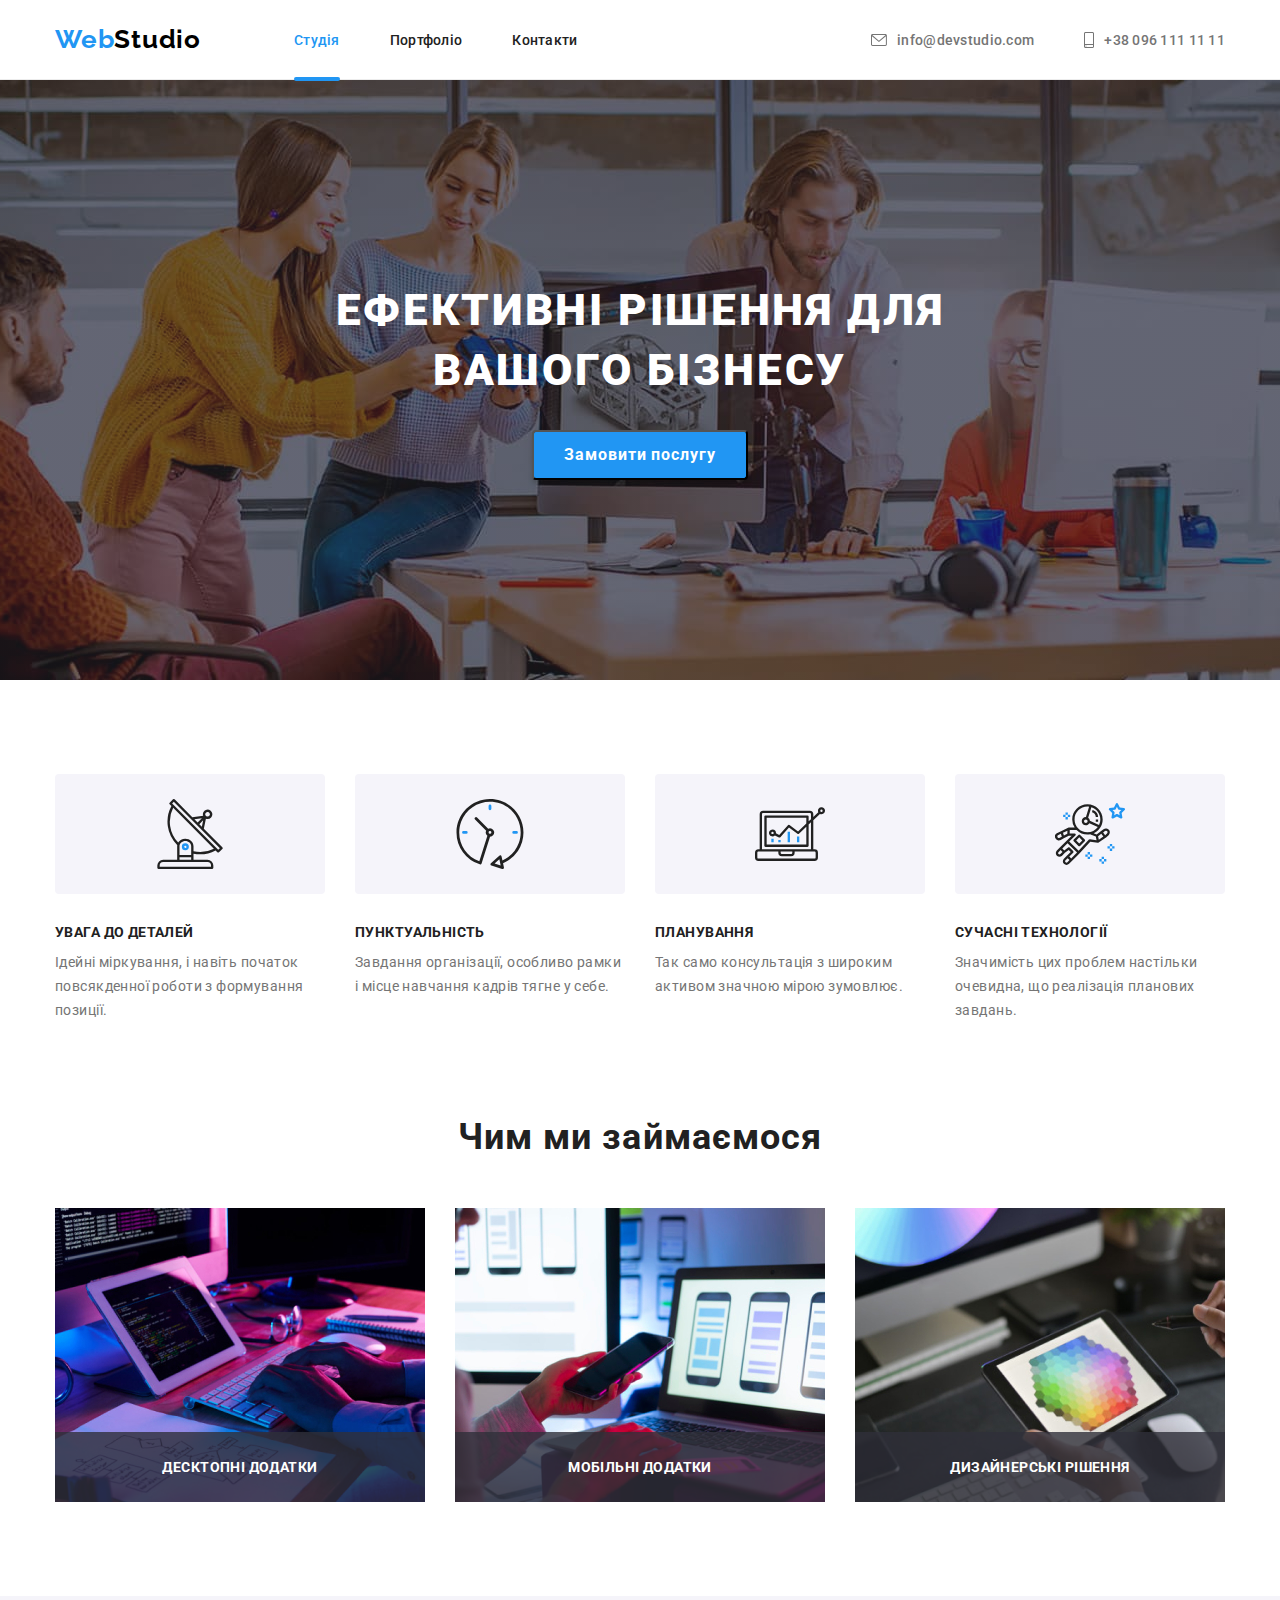
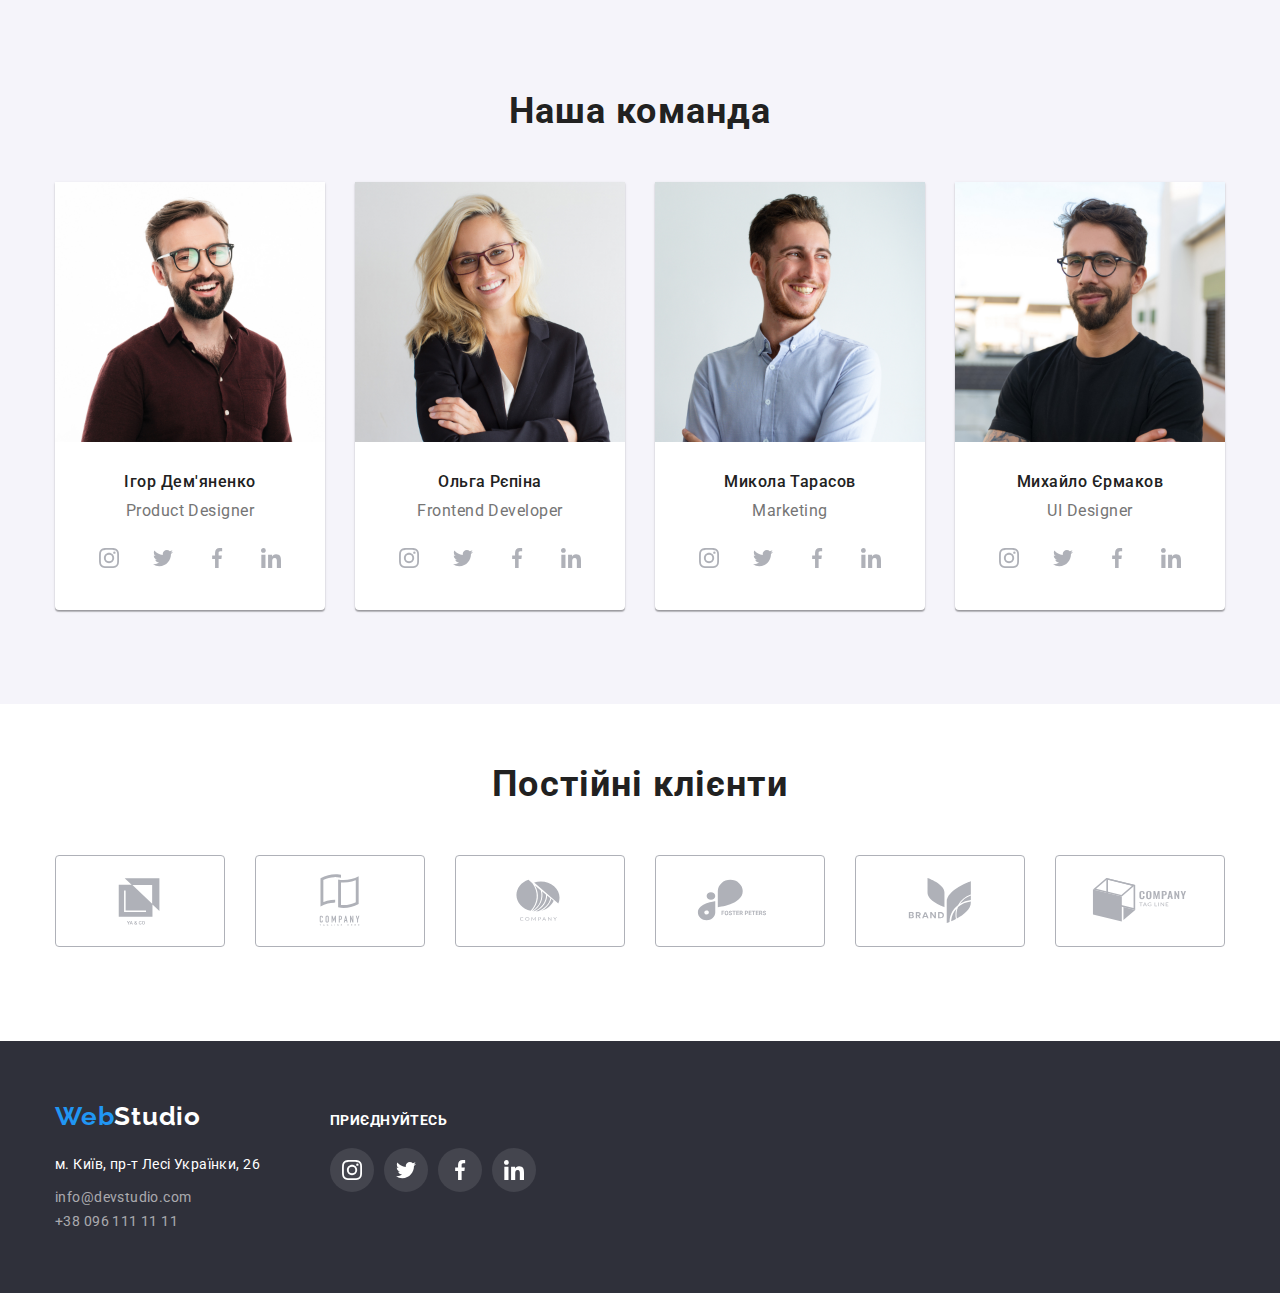
<file: index.html>
<!DOCTYPE html>
<html lang="uk">
  <head>
    <meta charset="UTF-8" />
    <meta http-equiv="X-UA-Compatible" content="IE=edge" />
    <meta name="viewport" content="width=device-width, initial-scale=1.0" />
    <title>Студія</title>
    <link rel="preconnect" href="https://fonts.googleapis.com" />
    <link rel="preconnect" href="https://fonts.gstatic.com" crossorigin />
    <link
      href="https://fonts.googleapis.com/css2?family=Raleway:wght@700&family=Roboto:wght@400;500;700;900&display=swap"
      rel="stylesheet"
    />
    <link
      rel="stylesheet"
      href="https://cdnjs.cloudflare.com/ajax/libs/modern-normalize/1.1.0/modern-normalize.min.css"
    />
    <link rel="stylesheet" href="css/styles.css" />
  </head>
  <body>
    <header class="header">
      <div class="container header-container">
        <a href="" class="logo">Web<span class="logo-web">Studio</span></a>
        <nav class="nav">
          <ul class="list list-nav">
            <li class="item-nav"><a href="index.html" class="icon-blue current">Студія</a></li>
            <li class="item-nav"><a href="portfolio.html" class="icon">Портфоліо</a></li>
            <li class="item-nav"><a href="" class="icon">Контакти</a></li>
          </ul>
        </nav>
        <ul class="list list-header">
          <li>
            <a href="mailto:info@devstudio.com" class="link">
              <svg class="list-mail" width="16px" height="12px">
                <use href="./images/icons.svg#envelope"></use>
              </svg>
              info@devstudio.com
            </a>
          </li>
          <li>
            <a href="tel:+380961111111" class="link">
              <svg class="list-icon" width="10px" height="16px">
                <use href="./images/icons.svg#smartphone"></use>
              </svg>
              +38 096 111 11 11
            </a>
          </li>
        </ul>
      </div>
    </header>

    <main class="main">
      <section class="section-main">
        <!--шапка-->
        <h1 class="title">
          Ефективні рішення для<br />
          вашого бізнесу
        </h1>
        <button type="button" class="button" data-modal-open>Замовити послугу</button>
      </section>

      <section class="section">
        <div class="container">
          <h2 class="visually-hidden">особливості</h2>
          <ul class="list list-specialty">
            <li class="specialty-item">
              <div class="pic">
                <svg class="pic-antenna" width="70px" height="70px">
                  <use href="./images/icons.svg#antenna"></use>
                </svg>
              </div>
              <h3 class="subject">УВАГА ДО ДЕТАЛЕЙ</h3>
              <p class="text">
                Ідейні міркування, і навіть початок повсякденної роботи з формування позиції.
              </p>
            </li>
            <li class="specialty-item">
              <div class="pic">
                <svg class="pic-clock" width="70px" height="70px">
                  <use href="./images/icons.svg#clock"></use>
                </svg>
              </div>
              <h3 class="subject">ПУНКТУАЛЬНІСТЬ</h3>
              <p class="text">
                Завдання організації, особливо рамки і місце навчання кадрів тягне у себе.
              </p>
            </li>
            <li class="specialty-item">
              <div class="pic">
                <svg class="pic-diagram" width="70px" height="70px">
                  <use href="./images/icons.svg#diagram"></use>
                </svg>
              </div>
              <h3 class="subject">ПЛАНУВАННЯ</h3>
              <p class="text">Так само консультація з широким активом значною мірою зумовлює.</p>
            </li>
            <li class="specialty-item">
              <div class="pic">
                <svg class="pic-astronaut" width="70px" height="70px">
                  <use href="./images/icons.svg#astronaut"></use>
                </svg>
              </div>
              <h3 class="subject">СУЧАСНІ ТЕХНОЛОГІЇ</h3>
              <p class="text">
                Значимість цих проблем настільки очевидна, що реалізація планових завдань.
              </p>
            </li>
          </ul>
        </div>
      </section>

      <section class="section-summary">
        <div class="container">
          <!--Чим ми займаємося-->
          <h2 class="title-section">Чим ми займаємося</h2>
          <ul class="list list-dignity">
            <li class="list-item">
              <img
                src="./images/imgphotoone.jpg"
                alt="photoone"
                width="370"
                height="294"
                class="img"
              />
              <div class="headline"> 
                <h3 class="list-headline">Десктопні додатки</h3>
              </div>
            </li>
            <li class="list-item">
              <img
                src="./images/imgphototwo.jpg"
                alt="phototwo"
                width="370"
                height="294"
                class="img"
              />
              <div class="headline"> 
                <h3 class="list-headline">Мобільні додатки</h3>
              </div>
            </li>
            <li class="list-item">
              <img
                src="./images/imgphotothree.jpg"
                alt="photoone"
                width="370"
                height="294"
                class="img"
              />
              <div class="headline"> 
                <h3 class="list-headline">Дизайнерські рішення</h3>
              </div>
            </li>
          </ul>
        </div>
      </section>

      <section class="section-comands">
        <div class="container">
          <!--Наша команда-->
          <h2 class="title-section">Наша команда</h2>
          <ul class="list list-link">
            <li class="list-item comand-item">
              <img
                src="./images/photoone.jpg"
                alt="imgone"
                width="270"
                height="368"
                class="img-list"
              />
              <div class="dignity">
                <h3 class="title-list">Ігор Дем'яненко</h3>
                <p lang="en" class="text-list">Product Designer</p>
                <ul class="social">
                  <li>
                    <a class="social-link" href="https://www.instagram.com/">
                      <svg class="social-icon" width="20px" height="20px">
                        <use href="./images/icons.svg#instagram"></use>
                      </svg>
                    </a>
                  </li>
                  <li>
                    <a class="social-link" href="https://twitter.com/">
                      <svg class="social-icon" width="20px" height="20px">
                        <use href="./images/icons.svg#twitter"></use>
                      </svg>
                    </a>
                  </li>
                  <li>
                    <a class="social-link" href="https://www.facebook.com/">
                      <svg class="social-icon" width="20px" height="20px">
                        <use href="./images/icons.svg#facebook"></use>
                      </svg>
                    </a>
                  </li>
                  <li>
                    <a class="social-link" href="https://www.linkedin.com/">
                      <svg class="social-icon" width="20px" height="20px">
                        <use href="./images/icons.svg#linkedin"></use>
                      </svg>
                    </a>
                  </li>
                </ul>
              </div>
            </li>
            <li class="list-item comand-item">
              <img
                src="./images/phototwo.jpg"
                alt="imgtwo"
                width="270"
                height="368"
                class="img-list"
              />
              <div class="dignity">
                <h3 class="title-list">Ольга Рєпіна</h3>
                <p lang="en" class="text-list">Frontend Developer</p>
                <ul class="social">
                  <li>
                    <a class="social-link" href="https://www.instagram.com/">
                      <svg class="social-icon" width="20px" height="20px">
                        <use href="./images/icons.svg#instagram"></use>
                      </svg>
                    </a>
                  </li>
                  <li>
                    <a class="social-link" href="https://twitter.com/">
                      <svg class="social-icon" width="20px" height="20px">
                        <use href="./images/icons.svg#twitter"></use>
                      </svg>
                    </a>
                  </li>
                  <li>
                    <a class="social-link" href="https://www.facebook.com/">
                      <svg class="social-icon" width="20px" height="20px">
                        <use href="./images/icons.svg#facebook"></use>
                      </svg>
                    </a>
                  </li>
                  <li>
                    <a class="social-link" href="https://www.linkedin.com/">
                      <svg class="social-icon" width="20px" height="20px">
                        <use href="./images/icons.svg#linkedin"></use>
                      </svg>
                    </a>
                  </li>
                </ul>
              </div>
            </li>
            <li class="list-item comand-item">
              <img
                src="./images/photothree.jpg"
                alt="imgthree"
                width="270"
                height="368"
                class="img-list"
              />
              <div class="dignity">
                <h3 class="title-list">Микола Тарасов</h3>
                <p lang="en" class="text-list">Marketing</p>
                <ul class="social">
                  <li>
                    <a class="social-link" href="https://www.instagram.com/">
                      <svg class="social-icon" width="20px" height="20px">
                        <use href="./images/icons.svg#instagram"></use>
                      </svg>
                    </a>
                  </li>
                  <li>
                    <a class="social-link" href="https://twitter.com/">
                      <svg class="social-icon" width="20px" height="20px">
                        <use href="./images/icons.svg#twitter"></use>
                      </svg>
                    </a>
                  </li>
                  <li>
                    <a class="social-link" href="https://www.facebook.com/">
                      <svg class="social-icon" width="20px" height="20px">
                        <use href="./images/icons.svg#facebook"></use>
                      </svg>
                    </a>
                  </li>
                  <li>
                    <a class="social-link" href="https://www.linkedin.com/">
                      <svg class="social-icon" width="20px" height="20px">
                        <use href="./images/icons.svg#linkedin"></use>
                      </svg>
                    </a>
                  </li>
                </ul>
              </div>
            </li>
            <li class="list-item comand-item">
              <img
                src="./images/photofour.jpg"
                alt="imgfour"
                width="270"
                height="368"
                class="img-list"
              />
              <div class="dignity">
                <h3 class="title-list">Михайло Єрмаков</h3>
                <p lang="en" class="text-list">UI Designer</p>
                <ul class="social">
                  <li>
                    <a class="social-link" href="https://www.instagram.com/">
                      <svg class="social-icon" width="20px" height="20px">
                        <use href="./images/icons.svg#instagram"></use>
                      </svg>
                    </a>
                  </li>
                  <li>
                    <a class="social-link" href="https://twitter.com/">
                      <svg class="social-icon" width="20px" height="20px">
                        <use href="./images/icons.svg#twitter"></use>
                      </svg>
                    </a>
                  </li>
                  <li>
                    <a class="social-link" href="https://www.facebook.com/">
                      <svg class="social-icon" width="20px" height="20px">
                        <use href="./images/icons.svg#facebook"></use>
                      </svg>
                    </a>
                  </li>
                  <li>
                    <a class="social-link" href="https://www.linkedin.com/">
                      <svg class="social-icon" width="20px" height="20px">
                        <use href="./images/icons.svg#linkedin"></use>
                      </svg>
                    </a>
                  </li>
                </ul>
              </div>
            </li>
          </ul>
        </div>
      </section>

      <section class="section-client">
        <div class="container">
          <h2 class="title-section">Постійні клієнти</h2>
          <ul class="client">
            <li class="client-link">
              <a class="client-item" href="">
                <svg class="client-icon" width="106px" height="60px">
                  <use href="./images/icons.svg#company-1"></use>
                </svg>
              </a>
            </li>
            <li class="client-link">
              <a class="client-item" href="">
                <svg class="client-icon" width="106px" height="60px">
                  <use href="./images/icons.svg#company-2"></use>
                </svg>
              </a>
            </li>
            <li class="client-link">
              <a class="client-item" href="">
                <svg class="client-icon" width="106px" height="60px">
                  <use href="./images/icons.svg#company-3"></use>
                </svg>
              </a>
            </li>
            <li class="client-link">
              <a class="client-item" href="">
                <svg class="client-icon" width="106px" height="60px">
                  <use href="./images/icons.svg#company-4"></use>
                </svg>
              </a>
            </li>
            <li class="client-link">
              <a class="client-item" href="">
                <svg class="client-icon" width="106px" height="60px">
                  <use href="./images/icons.svg#company-5"></use>
                </svg>
              </a>
            </li>
            <li class="client-link">
              <a class="client-item" href="">
                <svg class="client-icon" width="106px" height="60px">
                  <use href="./images/icons.svg#company-6"></use>
                </svg>
              </a>
            </li>
          </ul>
        </div>
      </section>
    </main>

    <footer class="footer">
      <!--Підвал-->
      <div class="container container-footer">
        <div class="container-contacts">
          <a href="" class="loggo">Web<span class="logo-footer">Studio</span></a>
          <address class="adres">
            <p class="city">м. Київ, пр-т Лесі Українки, 26</p>
            <ul class="list list-city">
              <li>
                <a href="mailto:info@devstudio.com" class="link-footer">info@devstudio.com</a>
              </li>
              <li><a href="tel:+380961111111" class="link-tel-footer">+38 096 111 11 11</a></li>
            </ul>
          </address>
        </div>
        <div class="container-social">
          <h3 class="footer-title">приєднуйтесь</h3>
          <ul class="social">
            <li>
              <a class="social-link-footer" href="https://www.instagram.com/">
                <svg class="social-icon" width="20px" height="20px">
                  <use href="./images/icons.svg#instagram"></use>
                </svg>
              </a>
            </li>
            <li>
              <a class="social-link-footer" href="https://twitter.com/">
                <svg class="social-icon" width="20px" height="20px">
                  <use href="./images/icons.svg#twitter"></use>
                </svg>
              </a>
            </li>
            <li>
              <a class="social-link-footer" href="https://www.facebook.com/">
                <svg class="social-icon" width="20px" height="20px">
                  <use href="./images/icons.svg#facebook"></use>
                </svg>
              </a>
            </li>
            <li>
              <a class="social-link-footer" href="https://www.linkedin.com/">
                <svg class="social-icon" width="20px" height="20px">
                  <use href="./images/icons.svg#linkedin"></use>
                </svg>
              </a>
            </li>
          </ul>
        </div>
      </div>
    </footer>

    <!--Модальне вікно-->
    <div class="backdrop is-hidden" data-modal>
      <div class="modal">
        <button class="modal-btn" type="button" data-modal-close>
          <svg class="close-icon" width="18" height="18">
            <use href="./images/icons.svg#icon-close"></use>
          </svg>
        </button>
      </div>
    </div>
    <script src="./js/modal.js"></script>
  </body>
</html>
</file>
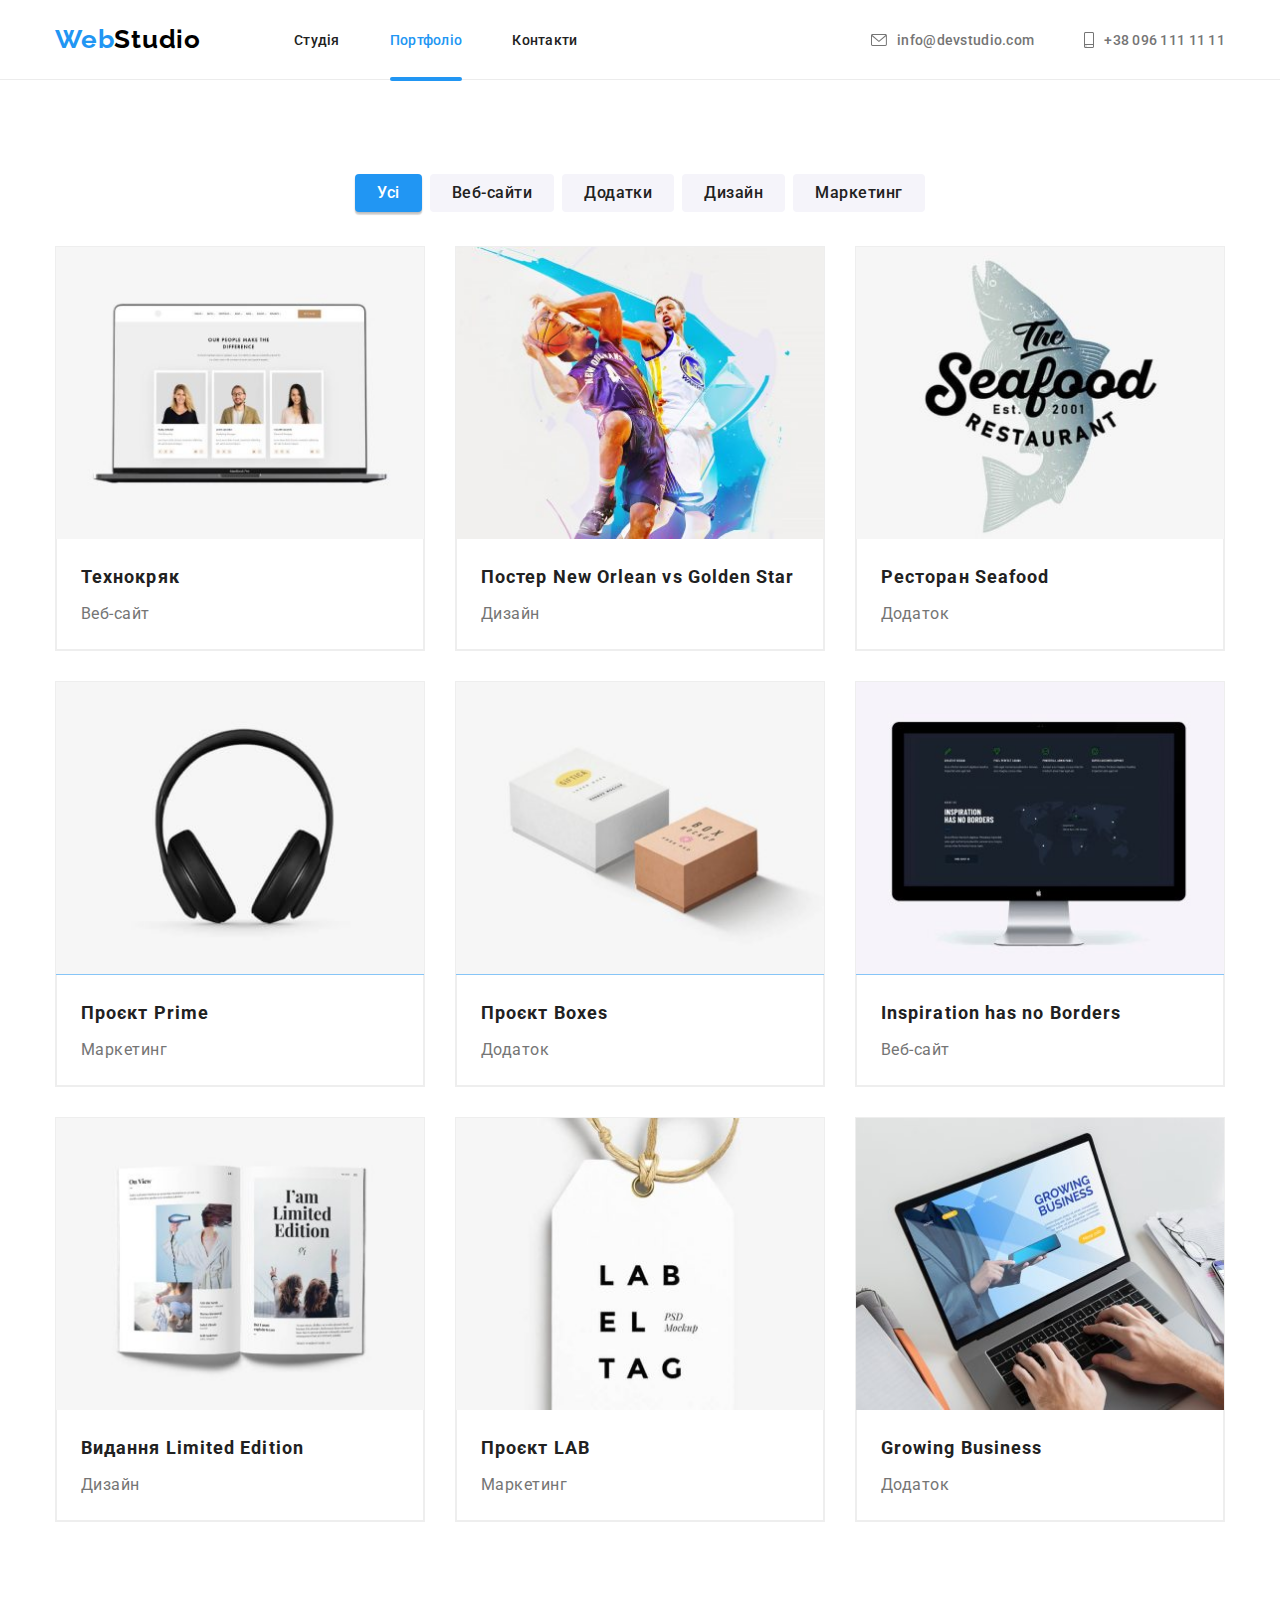
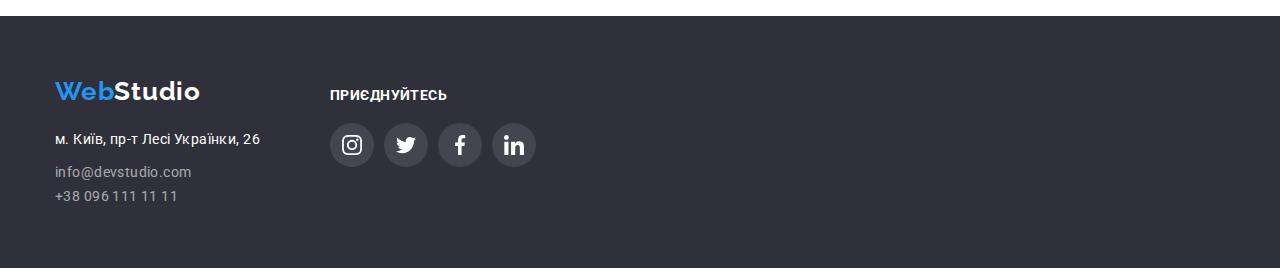
<file: portfolio.html>
<!DOCTYPE html>
<html lang="uk">
  <head>
    <meta charset="UTF-8" />
    <meta http-equiv="X-UA-Compatible" content="IE=edge" />
    <meta name="viewport" content="width=device-width, initial-scale=1.0" />
    <title>Портфоліо</title>
    <link rel="preconnect" href="https://fonts.googleapis.com" />
    <link rel="preconnect" href="https://fonts.gstatic.com" crossorigin />
    <link
      href="https://fonts.googleapis.com/css2?family=Raleway:wght@700&family=Roboto:wght@400;500;700;900&display=swap"
      rel="stylesheet"
    />
    <link
      rel="stylesheet"
      href="https://cdnjs.cloudflare.com/ajax/libs/modern-normalize/1.1.0/modern-normalize.min.css"
    />
    <link rel="stylesheet" href="css/styles.css" />
  </head>
  <body>
    <header class="header">
      <div class="container header-container">
        <a href="" class="logo">Web<span class="logo-web">Studio</span></a>
        <nav class="nav">
          <ul class="list list-nav">
            <li class="item-nav"><a href="index.html" class="icon">Студія</a></li>
            <li class="item-nav"><a href="portfolio.html" class="icon-port current">Портфоліо</a></li>
            <li class="item-nav"><a href="" class="icon">Контакти</a></li>
          </ul>
        </nav>
        <ul class="list list-header">
          <li>
            <a href="mailto:info@devstudio.com" class="link">
              <svg class="list-mail" width="16px" height="12px">
                <use href="./images/icons.svg#envelope"></use>
              </svg>
              info@devstudio.com
            </a>
          </li>
          <li>
            <a href="tel:+380961111111" class="link">
              <svg class="list-icon" width="10px" height="16px">
                <use href="./images/icons.svg#smartphone"></use>
              </svg>
              +38 096 111 11 11
            </a>
          </li>
        </ul>
      </div>
    </header>

    <!--Портфоліо-->
    <main class="main">
      <section class="section">
        <div class="container work-section">
          <h1 class="visually-hidden">портфоліо</h1>
          <ul class="list-main">
            <li><button type="button" class="btn btn-aktive">Усі</button></li>
            <li><button type="button" class="btn">Веб-сайти</button></li>
            <li><button type="button" class="btn">Додатки</button></li>
            <li><button type="button" class="btn">Дизайн</button></li>
            <li><button type="button" class="btn">Маркетинг</button></li>
          </ul>
          <ul class="portfolio-list">
            <li class="portfolio-item tekhnokryak">
              <a class="portfolio-link">
                <div class="animation"> 
                <img
                src="./images/imgwebone.jpg"
                alt="технокряк"
                width="370"
                height="294"
                class="img"
                />
                <div class="overlay">                 
                  <p class="overlay-desc">
                  Ресурс пропонує комплексні пропозиції з різним рівнем функціоналу та сервісів. Все це дозволить відвідувачу отримати вичерпні відомості про компанію чи приватну особу.
                  </p>
                </div>
              </div>
              <div class="portfolio-text">
                <h2 class="caption">Технокряк</h2>
                <p class="text-caption">Веб-сайт</p>
              </div>
              </a>
            </li>
            <li class="portfolio-item">
              <a class="portfolio-link">
                <div class="animation"> 
                <img src="./images/imgwebtwo.jpg" alt="постер" width="370" height="294" class="img" />
                <div class="overlay">
                  <p class="overlay-desc">
                  Ресурс пропонує комплексні пропозиції з різним рівнем функціоналу та сервісів. Все це дозволить відвідувачу отримати вичерпні відомості про компанію чи приватну особу.
                  </p>
                </div>
              </div>
              <div class="portfolio-text">
                <h2 class="caption">Постер <span lang="en"> New Orlean vs Golden Star</span></h2>
                <p class="text-caption">Дизайн</p>
              </div>
              </a>
            </li>
            <li class="portfolio-item">
              <a class="portfolio-link">
                <div class="animation"> 
                <img
                src="./images/imgwebthree.jpg"
                alt="ресторан"
                width="370"
                height="294"
                class="img"
                />
                <div class="overlay">
                  <p class="overlay-desc">
                  Ресурс пропонує комплексні пропозиції з різним рівнем функціоналу та сервісів. Все це дозволить відвідувачу отримати вичерпні відомості про компанію чи приватну особу.
                  </p>
                </div>
              </div>
              <div class="portfolio-text">
                <h2 class="caption">Ресторан<span lang="en"> Seafood</span></h2>
                <p class="text-caption">Додаток</p>
              </div>
              </a>
            </li>
            <li class="portfolio-item">
              <a class="portfolio-link">
                <div class="animation">
              <img
                src="./images/imgwebfour.jpg"
                alt="наушники"
                width="370"
                height="294"
                class="img"
              />
              <div class="overlay">
                <p class="overlay-desc">
                  Ресурс пропонує комплексні пропозиції з різним рівнем функціоналу та сервісів. Все це дозволить відвідувачу отримати вичерпні відомості про компанію чи приватну особу.
                </p>
              </div>
              </div>
              <div class="portfolio-text">
                <h2 class="caption">Проєкт<span lang="en"> Prime</span></h2>
                <p class="text-caption">Маркетинг</p>
              </div>
              </a>
            </li>
            <li class="portfolio-item">
              <a class="portfolio-link">
                <div class="animation"> 
              <img src="./images/imgwebfive.jpg" alt="бокс" width="370" height="294" class="img" />
              <div class="overlay">
                <p class="overlay-desc">
                  Ресурс пропонує комплексні пропозиції з різним рівнем функціоналу та сервісів. Все це дозволить відвідувачу отримати вичерпні відомості про компанію чи приватну особу.
                </p>
              </div>
              </div>
              <div class="portfolio-text">
                <h2 class="caption">Проєкт<span lang="en"> Boxes</span></h2>
                <p class="text-caption">Додаток</p>
              </div>
              </a>
            </li>
            <li class="portfolio-item">
              <a class="portfolio-link">
                <div class="animation"> 
              <img
                src="./images/imgwebsix.jpg"
                alt="монітор"
                width="370"
                height="294"
                class="img"
              />
              <div class="overlay">
                <p class="overlay-desc">
                  Ресурс пропонує комплексні пропозиції з різним рівнем функціоналу та сервісів. Все це дозволить відвідувачу отримати вичерпні відомості про компанію чи приватну особу.
                </p>
              </div>
              </div>
              <div class="portfolio-text">
                <h2 class="caption"><span lang="en">Inspiration has no Borders</span></h2>
                <p class="text-caption">Веб-сайт</p>
              </div>
              </a>
            </li>
            <li class="portfolio-item">
              <a class="portfolio-link">
                <div class="animation"> 
              <img
                src="./images/imgwebseven.jpg"
                alt="видання"
                width="370"
                height="294"
                class="img"
              />
              <div class="overlay">
                <p class="overlay-desc">
                  Ресурс пропонує комплексні пропозиції з різним рівнем функціоналу та сервісів. Все це дозволить відвідувачу отримати вичерпні відомості про компанію чи приватну особу.
                </p>
              </div>
              </div>
              <div class="portfolio-text">
                <h2 class="caption">Видання <span lang="en"> Limited Edition</span></h2>
                <p class="text-caption">Дизайн</p>
              </div>
              </a>
            </li>
            <li class="portfolio-item">
              <a class="portfolio-link">
                <div class="animation"> 
              <img
                src="./images/imgwebeight.jpg"
                alt="проєкт"
                width="370"
                height="294"
                class="img"
              />
              <div class="overlay">
                <p class="overlay-desc">
                  Ресурс пропонує комплексні пропозиції з різним рівнем функціоналу та сервісів. Все це дозволить відвідувачу отримати вичерпні відомості про компанію чи приватну особу.
                </p>
              </div>
              </div>
              <div class="portfolio-text">
                <h2 class="caption">Проєкт<span lang="en"> LAB</span></h2>
                <p class="text-caption">Маркетинг</p>
              </div>
              </a>
            </li>
            <li class="portfolio-item">
              <a class="portfolio-link">
                <div class="animation"> 
              <img
                src="./images/imgwebnine.jpg"
                alt="Додаток"
                width="370"
                height="294"
                class="img"
              />
              <div class="overlay">
                <p class="overlay-desc">
                  Ресурс пропонує комплексні пропозиції з різним рівнем функціоналу та сервісів. Все це дозволить відвідувачу отримати вичерпні відомості про компанію чи приватну особу.
                </p>
              </div>
              </div>
              <div class="portfolio-text">
                <h2 class="caption"><span lang="en">Growing Business</span></h2>
                <p class="text-caption">Додаток</p>
              </div>
              </a>
            </li>
          </ul>
        </div>
      </section>
    </main>

 <footer class="footer">
      <!--Підвал-->
      <div class="container container-footer">
        <div class="container-contacts"> 
        <a href="" class="loggo">Web<span class="logo-footer">Studio</span></a>
        <address class="adres">
          <p class="city">м. Київ, пр-т Лесі Українки, 26</p>
          <ul class="list list-city">
            <li><a href="mailto:info@devstudio.com" class="link-footer">info@devstudio.com</a></li>
            <li><a href="tel:+380961111111" class="link-tel-footer">+38 096 111 11 11</a></li>
          </ul>
        </address>
        </div>
       <div class="container-social">
        <h3 class="footer-title">приєднуйтесь</h3>
        <ul class="social">
          <li>
            <a class="social-link-footer" href="https://www.instagram.com/">
              <svg class="social-icon" width="20px" height="20px">
                <use href="./images/icons.svg#instagram"></use>
              </svg>
            </a>
          </li>
          <li>
            <a class="social-link-footer" href="https://twitter.com/">
              <svg class="social-icon" width="20px" height="20px">
                <use href="./images/icons.svg#twitter"></use>
              </svg>
            </a>
          </li>
          <li>
            <a class="social-link-footer" href="https://www.facebook.com/">
              <svg class="social-icon" width="20px" height="20px">
                <use href="./images/icons.svg#facebook"></use>
              </svg>
            </a>
          </li>
          <li>
            <a class="social-link-footer" href="https://www.linkedin.com/">
              <svg class="social-icon" width="20px" height="20px">
                <use href="./images/icons.svg#linkedin"></use>
              </svg>
            </a>
          </li>
        </ul>        
       </div>
      </div>
    </footer>
  </body>
</html>
</file>
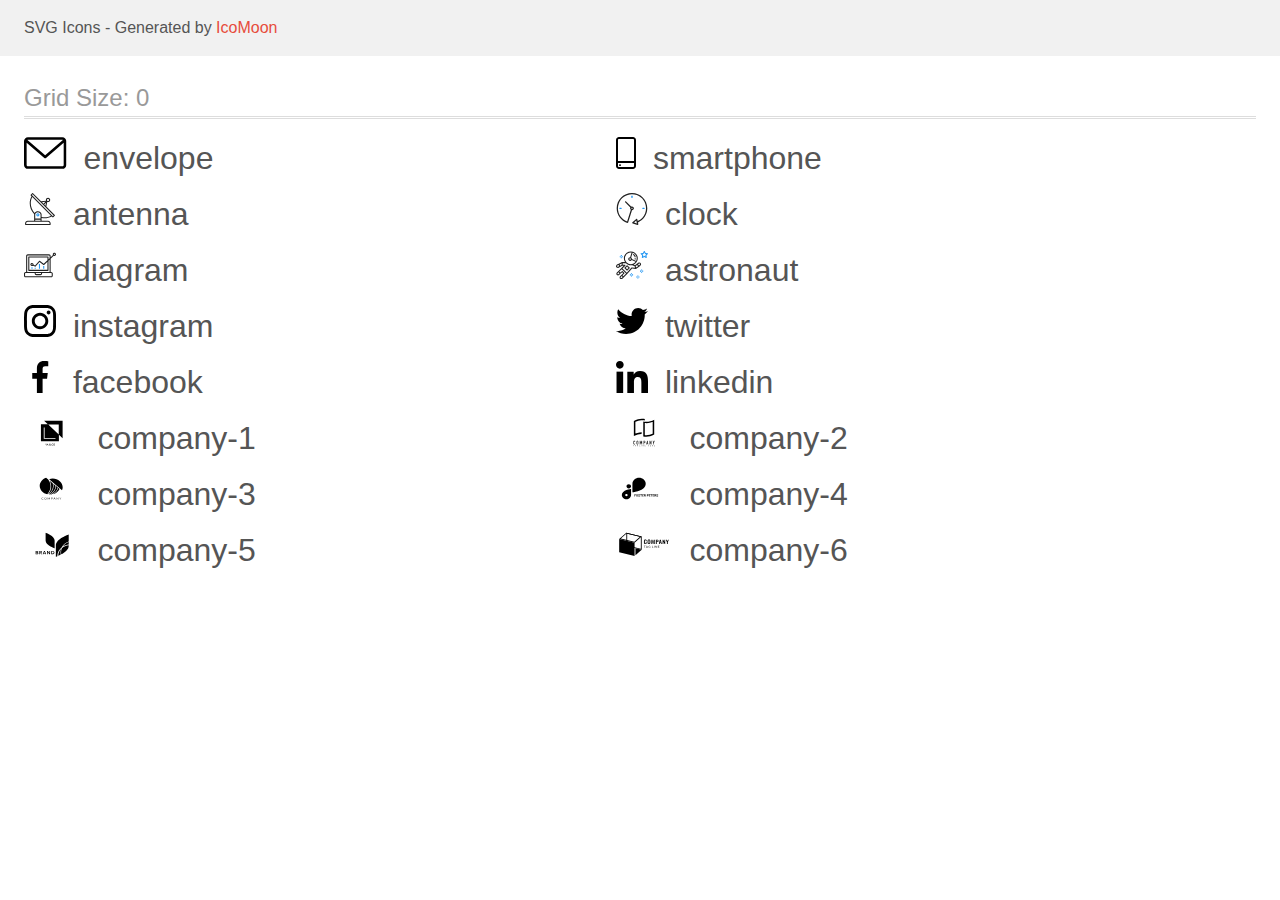
<file: icomoon/demo.html>
<!doctype html>
<html>
<head>
    <title>IcoMoon - SVG Icons</title>
    <meta charset="utf-8">
    <meta name="viewport" content="width=device-width, initial-scale=1">
    <link rel="stylesheet" href="demo-files/demo.css">
    <link rel="stylesheet" href="style.css">
</head>
<body>
<svg aria-hidden="true" style="position: absolute; width: 0; height: 0; overflow: hidden;" version="1.1" xmlns="http://www.w3.org/2000/svg" xmlns:xlink="http://www.w3.org/1999/xlink">
<defs>
<symbol id="envelope" viewBox="0 0 43 32">
<path d="M38.667 0h-34.667c-2.206 0-4 1.794-4 4v24c0 2.206 1.794 4 4 4h34.667c2.206 0 4-1.794 4-4v-24c0-2.206-1.794-4-4-4zM38.667 2.667c0.181 0 0.353 0.038 0.511 0.103l-17.844 15.466-17.844-15.466c0.158-0.066 0.33-0.103 0.511-0.103h34.667zM38.667 29.333h-34.667c-0.736 0-1.333-0.598-1.333-1.333v-22.413l17.793 15.421c0.251 0.217 0.563 0.326 0.874 0.326s0.622-0.108 0.874-0.326l17.793-15.421v22.413c0 0.736-0.598 1.333-1.333 1.333z"></path>
</symbol>
<symbol id="smartphone" viewBox="0 0 20 32">
<path d="M17 0h-14c-1.654 0-3 1.346-3 3v26c0 1.654 1.346 3 3 3h14c1.654 0 3-1.346 3-3v-26c0-1.654-1.346-3-3-3zM3 2h14c0.552 0 1 0.448 1 1v21h-16v-21c0-0.552 0.448-1 1-1zM17 30h-14c-0.552 0-1-0.448-1-1v-3h16v3c0 0.552-0.448 1-1 1z"></path>
<path d="M4.707 27.478c0.391 0.365 0.391 0.956 0 1.321s-1.024 0.365-1.414 0c-0.391-0.365-0.391-0.956 0-1.321s1.024-0.365 1.414 0z"></path>
</symbol>
<symbol id="antenna" viewBox="0 0 32 32">
<path fill="#212121" style="fill: var(--color1, #212121)" d="M30.773 22.098l-8.443-8.505 0.937-4.615c0.242 0.094 0.499 0.144 0.758 0.146h0.006c1.192 0.014 2.17-0.941 2.184-2.133s-0.941-2.17-2.133-2.184c-1.192-0.014-2.17 0.941-2.184 2.133-0.003 0.255 0.039 0.509 0.125 0.749l-4.96 0.605-8.091-8.133c-0.099-0.101-0.235-0.159-0.377-0.16-0.14 0.001-0.274 0.056-0.373 0.155l-1.513 1.504c-0.208 0.208-0.208 0.546 0 0.754l0.814 0.826c-3.153 5.798-2.129 12.978 2.519 17.663 0.043 0.041 0.092 0.074 0.146 0.098-0.034 0.18-0.051 0.364-0.052 0.547v6.187h-6.4c-1.472 0.002-2.665 1.195-2.667 2.667v1.067c0 0.295 0.239 0.533 0.533 0.533h24.533c0.295 0 0.533-0.239 0.533-0.533v-1.067c-0.002-1.472-1.195-2.665-2.667-2.667h-6.4v-2.742c1.003 0.21 2.024 0.317 3.049 0.32 2.458-0.003 4.877-0.615 7.040-1.783l0.818 0.823c0.099 0.101 0.235 0.159 0.377 0.16 0.14-0.001 0.274-0.056 0.373-0.155l1.513-1.504c0.208-0.208 0.208-0.546 0-0.754zM23.28 6.233c0.418-0.415 1.093-0.414 1.508 0.004s0.414 1.093-0.004 1.508c-0.2 0.199-0.47 0.31-0.752 0.31h-0.003c-0.589-0.003-1.064-0.483-1.061-1.072 0.002-0.282 0.115-0.552 0.314-0.751h-0.002zM22.024 9.738l-0.598 2.946-1.175-1.182 1.774-1.763zM21.419 8.836l-1.92 1.909-1.485-1.493 3.405-0.415zM24.004 28.8c0.884 0 1.6 0.716 1.6 1.6v0.533h-23.467v-0.533c0-0.884 0.716-1.6 1.6-1.6h20.267zM16.537 26.667v1.067h-5.333v-1.067h5.333zM11.204 25.6v-4.053c0-1.294 1.196-2.347 2.667-2.347s2.667 1.053 2.667 2.347v4.053h-5.333zM17.604 23.904v-2.357c0-1.882-1.675-3.413-3.733-3.413-1.331-0.020-2.576 0.657-3.281 1.786-4.058-4.274-4.971-10.645-2.279-15.887l18.602 18.708c-2.872 1.461-6.165 1.873-9.309 1.163zM28.893 23.22l-21.057-21.181 0.755-0.752 7.935 7.98c0.004 0 0.006 0.007 0.010 0.010l13.115 13.191-0.757 0.752z"></path>
<path fill="#2196f3" style="fill: var(--color2, #2196f3)" d="M13.876 20.267h-0.005c-0.884-0.001-1.601 0.714-1.602 1.598s0.714 1.601 1.598 1.602h0.005c0.884 0.001 1.601-0.714 1.602-1.598s-0.714-1.601-1.598-1.602zM14.249 22.245c-0.1 0.1-0.236 0.156-0.378 0.155-0.295-0.002-0.532-0.242-0.531-0.536 0.001-0.141 0.057-0.276 0.157-0.375s0.233-0.154 0.373-0.155c0.295 0.002 0.532 0.241 0.53 0.536-0.001 0.141-0.057 0.276-0.157 0.375h0.005z"></path>
</symbol>
<symbol id="clock" viewBox="0 0 32 32">
<path fill="#212121" style="fill: var(--color1, #212121)" d="M31.297 15.301c-0.002-8.452-6.855-15.303-15.308-15.301s-15.303 6.855-15.301 15.308c0.001 6.658 4.307 12.551 10.649 14.576 0.061 0.019 0.124 0.029 0.187 0.029 0.121-0 0.239-0.032 0.342-0.094 0.135-0.080 0.236-0.207 0.283-0.356l3.865-12.25c1.057-0.005 1.909-0.866 1.903-1.923s-0.866-1.909-1.923-1.903c-0.284 0.001-0.565 0.067-0.82 0.191l-5.106-5.107c-0.253-0.245-0.657-0.238-0.902 0.016-0.239 0.247-0.239 0.639 0 0.886l5.103 5.109c-0.392 0.799-0.168 1.764 0.536 2.309l-3.683 11.673c-7.278-2.681-11.004-10.754-8.323-18.032s10.754-11.004 18.032-8.323 11.004 10.754 8.323 18.032c-1.31 3.556-4.001 6.431-7.462 7.973l-0.398-1.874c-0.073-0.344-0.411-0.565-0.756-0.492-0.109 0.023-0.209 0.074-0.292 0.148l-3.837 3.426c-0.263 0.234-0.287 0.637-0.052 0.9 0.076 0.085 0.174 0.149 0.283 0.184l4.899 1.563c0.335 0.108 0.694-0.077 0.802-0.412 0.034-0.106 0.040-0.219 0.017-0.328l-0.391-1.839c5.664-2.388 9.342-7.942 9.329-14.089zM15.992 14.664c0.352 0 0.638 0.286 0.638 0.638s-0.286 0.638-0.638 0.638c-0.352 0-0.638-0.285-0.638-0.638s0.285-0.638 0.638-0.638zM18.093 29.528l2.184-1.948 0.603 2.84-2.787-0.892z"></path>
<path fill="#2196f3" style="fill: var(--color2, #2196f3)" d="M15.354 3.185v1.275c0 0.352 0.285 0.638 0.638 0.638s0.638-0.285 0.638-0.638v-1.275c0-0.352-0.286-0.638-0.638-0.638s-0.638 0.286-0.638 0.638z"></path>
<path fill="#2196f3" style="fill: var(--color2, #2196f3)" d="M3.876 14.664c-0.352 0-0.638 0.286-0.638 0.638s0.285 0.638 0.638 0.638h1.275c0.352 0 0.638-0.285 0.638-0.638s-0.285-0.638-0.638-0.638h-1.275z"></path>
<path fill="#2196f3" style="fill: var(--color2, #2196f3)" d="M28.108 15.939c0.352 0 0.638-0.285 0.638-0.638s-0.285-0.638-0.638-0.638h-1.275c-0.352 0-0.638 0.286-0.638 0.638s0.286 0.638 0.638 0.638h1.275z"></path>
</symbol>
<symbol id="diagram" viewBox="0 0 32 32">
<path fill="#2196f3" style="fill: var(--color2, #2196f3)" d="M14.926 14.965h1.066v4.798h-1.066v-4.797z"></path>
<path fill="#2196f3" style="fill: var(--color2, #2196f3)" d="M19.19 17.097h1.066v2.665h-1.066v-2.665z"></path>
<path fill="#2196f3" style="fill: var(--color2, #2196f3)" d="M10.661 18.696h1.066v1.066h-1.066v-1.066z"></path>
<path fill="#2196f3" style="fill: var(--color2, #2196f3)" d="M7.463 18.163h1.066v1.599h-1.066v-1.599z"></path>
<path fill="#212121" style="fill: var(--color1, #212121)" d="M1.599 28.291h25.587c0.883 0 1.599-0.716 1.599-1.599v-2.132c0-0.883-0.716-1.599-1.599-1.599h-0.533v-13.293l3.028-2.868c0.703 0.346 1.553 0.136 2.013-0.499s0.396-1.508-0.152-2.068-1.42-0.644-2.065-0.198c-0.644 0.446-0.873 1.292-0.542 2.002l-2.281 2.163v-1.23c0-0.883-0.716-1.599-1.599-1.599h-21.322c-0.883 0-1.599 0.716-1.599 1.599v15.992h-0.533c-0.883 0-1.599 0.716-1.599 1.599v2.132c0 0.883 0.716 1.599 1.599 1.599zM30.384 4.837c0.294 0 0.533 0.239 0.533 0.533s-0.239 0.533-0.533 0.533c-0.294 0-0.533-0.239-0.533-0.533s0.239-0.533 0.533-0.533zM3.198 6.969c0-0.294 0.239-0.533 0.533-0.533h21.322c0.294 0 0.533 0.239 0.533 0.533v2.239l-1.066 1.013v-2.186c0-0.294-0.239-0.533-0.533-0.533h-19.19c-0.294 0-0.533 0.239-0.533 0.533v13.326c0 0.294 0.239 0.533 0.533 0.533h19.19c0.294 0 0.533-0.239 0.533-0.533v-9.674l1.066-1.010v12.284h-22.388v-15.992zM7.996 13.899c-0.721-0.002-1.354 0.478-1.546 1.174s0.105 1.433 0.725 1.801c0.62 0.368 1.41 0.276 1.928-0.226l1.853 0.93c0.215 0.108 0.476 0.057 0.636-0.123l3.939-4.431 3.872 2.901c0.208 0.156 0.498 0.139 0.686-0.039l3.365-3.188v8.131h-18.124v-12.26h18.124v2.66l-3.771 3.572-3.904-2.927c-0.222-0.166-0.534-0.135-0.718 0.072l-3.993 4.493-1.493-0.746c0.011-0.064 0.018-0.129 0.020-0.193 0-0.883-0.716-1.599-1.599-1.599zM8.529 15.498c0 0.294-0.239 0.533-0.533 0.533s-0.533-0.239-0.533-0.533c0-0.294 0.239-0.533 0.533-0.533s0.533 0.239 0.533 0.533zM11.727 24.027h5.331v0.533c0 0.294-0.239 0.533-0.533 0.533h-4.264c-0.294 0-0.533-0.239-0.533-0.533v-0.533zM1.066 24.56c0-0.294 0.239-0.533 0.533-0.533h9.062v0.533c0 0.883 0.716 1.599 1.599 1.599h4.264c0.883 0 1.599-0.716 1.599-1.599v-0.533h9.062c0.294 0 0.533 0.239 0.533 0.533v2.132c0 0.294-0.239 0.533-0.533 0.533h-25.587c-0.294 0-0.533-0.239-0.533-0.533v-2.132z"></path>
</symbol>
<symbol id="astronaut" viewBox="0 0 32 32">
<path fill="#2196f3" style="fill: var(--color2, #2196f3)" d="M31.974 4.524c-0.063-0.193-0.229-0.333-0.43-0.363l-1.91-0.278-0.855-1.731c-0.179-0.365-0.777-0.365-0.956 0l-0.855 1.731-1.91 0.278c-0.201 0.029-0.367 0.17-0.431 0.363-0.062 0.193-0.011 0.405 0.135 0.547l1.383 1.348-0.326 1.903c-0.034 0.2 0.048 0.402 0.212 0.522 0.166 0.121 0.382 0.135 0.562 0.040l1.709-0.899 1.709 0.899c0.078 0.041 0.164 0.061 0.249 0.061 0.11 0 0.221-0.034 0.314-0.102 0.164-0.119 0.246-0.322 0.212-0.522l-0.326-1.903 1.383-1.348c0.145-0.142 0.197-0.354 0.135-0.547zM29.511 5.851c-0.125 0.122-0.183 0.299-0.153 0.472l0.191 1.114-1-0.526c-0.078-0.041-0.163-0.061-0.249-0.061s-0.17 0.020-0.249 0.061l-1.001 0.526 0.191-1.114c0.030-0.173-0.028-0.349-0.153-0.472l-0.81-0.789 1.119-0.163c0.174-0.025 0.324-0.134 0.402-0.292l0.5-1.013 0.5 1.013c0.078 0.157 0.228 0.267 0.402 0.292l1.119 0.163-0.809 0.789z"></path>
<path fill="#2196f3" style="fill: var(--color2, #2196f3)" d="M26.134 20.522h-1.067v1.067h1.067v-1.067z"></path>
<path fill="#2196f3" style="fill: var(--color2, #2196f3)" d="M26.134 22.656h-1.067v1.067h1.067v-1.067z"></path>
<path fill="#2196f3" style="fill: var(--color2, #2196f3)" d="M27.2 21.589h-1.067v1.067h1.067v-1.067z"></path>
<path fill="#2196f3" style="fill: var(--color2, #2196f3)" d="M25.067 21.589h-1.067v1.067h1.067v-1.067z"></path>
<path fill="#2196f3" style="fill: var(--color2, #2196f3)" d="M22.4 26.389h-1.067v1.067h1.067v-1.067z"></path>
<path fill="#2196f3" style="fill: var(--color2, #2196f3)" d="M22.4 28.522h-1.067v1.067h1.067v-1.067z"></path>
<path fill="#2196f3" style="fill: var(--color2, #2196f3)" d="M23.467 27.456h-1.067v1.067h1.067v-1.067z"></path>
<path fill="#2196f3" style="fill: var(--color2, #2196f3)" d="M21.333 27.456h-1.067v1.067h1.067v-1.067z"></path>
<path fill="#2196f3" style="fill: var(--color2, #2196f3)" d="M16 24.256h-1.067v1.067h1.067v-1.067z"></path>
<path fill="#2196f3" style="fill: var(--color2, #2196f3)" d="M16 26.389h-1.067v1.067h1.067v-1.067z"></path>
<path fill="#2196f3" style="fill: var(--color2, #2196f3)" d="M17.067 25.322h-1.067v1.067h1.067v-1.067z"></path>
<path fill="#2196f3" style="fill: var(--color2, #2196f3)" d="M14.933 25.322h-1.067v1.067h1.067v-1.067z"></path>
<path fill="#2196f3" style="fill: var(--color2, #2196f3)" d="M5.867 6.122h-1.067v1.067h1.067v-1.067z"></path>
<path fill="#2196f3" style="fill: var(--color2, #2196f3)" d="M5.867 8.255h-1.067v1.067h1.067v-1.067z"></path>
<path fill="#2196f3" style="fill: var(--color2, #2196f3)" d="M6.933 7.189h-1.067v1.067h1.067v-1.067z"></path>
<path fill="#2196f3" style="fill: var(--color2, #2196f3)" d="M4.8 7.189h-1.067v1.067h1.067v-1.067z"></path>
<path fill="#212121" style="fill: var(--color1, #212121)" d="M24.715 14.159c-0.287-0.388-0.709-0.637-1.188-0.705-0.481-0.068-0.956 0.058-1.34 0.352l-1.252 0.96-1.898 1.417-1.358-0.541c2.421-1.086 4.114-3.508 4.114-6.32 0-3.823-3.123-6.933-6.961-6.933s-6.961 3.11-6.961 6.933c0 1.386 0.414 2.674 1.12 3.758l-2.764-0.024c-0.002 0-0.003 0-0.005 0-0.009 0-0.015 0.004-0.023 0.005-0.053 0.002-0.105 0.013-0.155 0.031-0.013 0.005-0.026 0.008-0.038 0.013-0.006 0.003-0.013 0.003-0.019 0.006l-3.233 1.596c-0.001 0-0.001 0-0.001 0.001l-1.893 0.911c-0.021 0.009-0.042 0.021-0.063 0.035-0.755 0.502-1.012 1.489-0.598 2.295 0.22 0.429 0.595 0.745 1.056 0.889 0.178 0.055 0.359 0.083 0.539 0.083 0.29 0 0.577-0.071 0.839-0.211l1.388-0.738 2.264-1.169 1.357-0.008-5.442 5.416c-0.001 0.001-0.001 0.001-0.002 0.001l-1.339 1.333c-0.316 0.315-0.49 0.732-0.49 1.178s0.174 0.863 0.49 1.179c0.325 0.323 0.752 0.485 1.179 0.485s0.854-0.162 1.18-0.485l1.314-1.309 1.741-1.3 0.901 0.897-1.762 1.754c-0 0.001-0.001 0.001-0.002 0.001l-1.339 1.333c-0.316 0.315-0.49 0.732-0.49 1.178s0.174 0.863 0.49 1.179c0.325 0.323 0.753 0.485 1.18 0.485s0.855-0.162 1.18-0.485l3.482-3.467c0.001-0.001 0.001-0.001 0.001-0.002l1.010-1-0.004-0.004c0.006-0.006 0.015-0.009 0.022-0.015l5.166-5.658 3.471 0.494c0.025 0.004 0.050 0.005 0.075 0.005 0.065 0 0.127-0.015 0.187-0.038 0.018-0.006 0.033-0.015 0.050-0.023 0.019-0.010 0.039-0.015 0.058-0.027l3.213-2.133c0.012-0.008 0.018-0.021 0.029-0.029 0.013-0.010 0.029-0.014 0.041-0.026l1.271-1.191c0.662-0.62 0.753-1.635 0.212-2.362zM2.13 17.77c-0.173 0.093-0.37 0.111-0.558 0.052-0.187-0.058-0.338-0.186-0.427-0.358-0.161-0.314-0.068-0.695 0.214-0.902l1.314-0.632 0.449 1.312-0.992 0.528zM5.628 15.942l-1.548 0.8-0.439-1.283 2.027-1.001-0.040 1.484zM20.727 9.322c0 0.918-0.219 1.785-0.599 2.559l-4.181-1.899c-0.044-0.573-0.341-1.075-0.788-1.388l1.464-4.86c2.378 0.756 4.105 2.974 4.105 5.588zM8.938 9.322c0-3.235 2.644-5.867 5.894-5.867 0.253 0 0.5 0.021 0.745 0.052l-1.432 4.754c-0.019-0.001-0.037-0.006-0.057-0.006-1.033 0-1.873 0.837-1.873 1.867s0.84 1.867 1.873 1.867c0.694 0 1.294-0.383 1.618-0.945l3.862 1.755c-1.075 1.446-2.795 2.39-4.737 2.39-3.25 0-5.894-2.632-5.894-5.867zM14.894 10.122c0 0.441-0.362 0.8-0.806 0.8s-0.806-0.359-0.806-0.8c0-0.441 0.362-0.8 0.806-0.8s0.806 0.359 0.806 0.8zM2.465 25.146c-0.236 0.234-0.619 0.234-0.854 0.001-0.114-0.114-0.176-0.263-0.176-0.423s0.062-0.309 0.176-0.421l0.962-0.958 0.851 0.848-0.959 0.955zM5.679 28.88c-0.236 0.234-0.619 0.235-0.855 0.001-0.114-0.114-0.176-0.263-0.176-0.423s0.062-0.309 0.176-0.421l0.963-0.959 0.852 0.848-0.96 0.955zM9.16 25.411c-0.001 0-0.001 0-0.002 0.001l-1.765 1.76-0.852-0.848 1.763-1.755c0 0 0 0 0-0s0.001-0.001 0.002-0.001c0.040-0.040 0.065-0.088 0.090-0.135 0.007-0.014 0.020-0.026 0.026-0.040 0.017-0.041 0.019-0.085 0.026-0.129 0.003-0.025 0.014-0.047 0.014-0.073 0-0.036-0.013-0.070-0.020-0.106-0.006-0.032-0.006-0.065-0.019-0.095-0.020-0.050-0.055-0.094-0.091-0.138-0.010-0.012-0.014-0.027-0.025-0.038 0 0 0 0-0.001 0s-0.001-0.002-0.001-0.002l-1.607-1.6c-0.017-0.017-0.039-0.024-0.058-0.038-0.028-0.022-0.055-0.042-0.087-0.058-0.030-0.015-0.061-0.024-0.093-0.033-0.034-0.010-0.067-0.017-0.103-0.020-0.033-0.002-0.063 0.001-0.095 0.005-0.036 0.004-0.069 0.009-0.104 0.020-0.034 0.011-0.063 0.027-0.094 0.045-0.020 0.011-0.042 0.015-0.061 0.029l-1.773 1.324-0.901-0.897 2.399-2.386 4.361 4.289-0.928 0.919zM15.979 18.394c-0.015-0.002-0.030 0.004-0.045 0.003-0.039-0.002-0.076 0.001-0.115 0.007-0.030 0.005-0.059 0.011-0.088 0.021-0.034 0.012-0.065 0.028-0.097 0.047-0.030 0.018-0.057 0.037-0.083 0.061-0.013 0.011-0.028 0.017-0.040 0.029l-4.698 5.146-4.328-4.257 2.833-2.818c0.209-0.208 0.21-0.546 0.002-0.755-0.105-0.105-0.243-0.157-0.381-0.156v-0.001l-2.219 0.013 0.028-1.607 3.104 0.027c1.265 1.294 3.029 2.101 4.981 2.101 0.437 0 0.864-0.045 1.279-0.123 0.040 0.032 0.079 0.065 0.13 0.085l2.41 0.96 0.331 1.644-3.003-0.427zM20.020 18.572l-0.313-1.558 1.446-1.080 0.947 1.257-2.080 1.381zM23.774 15.741l-0.838 0.785-0.931-1.236 0.831-0.637c0.155-0.119 0.351-0.168 0.543-0.143 0.193 0.027 0.364 0.128 0.48 0.284 0.217 0.292 0.18 0.699-0.085 0.947z"></path>
<path fill="#212121" style="fill: var(--color1, #212121)" d="M13.602 18.544l-2.143-2.133c-0.207-0.207-0.545-0.207-0.753 0l-2.142 2.133c-0.1 0.101-0.157 0.236-0.157 0.378s0.056 0.278 0.157 0.378l2.142 2.133c0.104 0.103 0.241 0.155 0.377 0.155s0.273-0.052 0.376-0.155l2.143-2.133c0.1-0.1 0.157-0.236 0.157-0.378s-0.057-0.278-0.157-0.378zM11.083 20.303l-1.387-1.381 1.387-1.381 1.387 1.381-1.387 1.381z"></path>
<path fill="#212121" style="fill: var(--color1, #212121)" d="M17.164 5.071l-0.258 1.036c0.071 0.018 1.738 0.452 1.738 2.149h1.067c-0-2.017-1.666-2.965-2.547-3.185z"></path>
<path fill="#212121" style="fill: var(--color1, #212121)" d="M19.711 9.322h-1.067v1.067h1.067v-1.067z"></path>
</symbol>
<symbol id="instagram" viewBox="0 0 32 32">
<path d="M31.969 9.408c-0.075-1.7-0.35-2.869-0.744-3.882-0.406-1.075-1.032-2.038-1.851-2.838-0.8-0.813-1.769-1.444-2.832-1.844-1.019-0.394-2.182-0.669-3.882-0.744-1.713-0.081-2.257-0.1-6.601-0.1s-4.888 0.019-6.595 0.094c-1.7 0.075-2.869 0.35-3.882 0.744-1.075 0.406-2.038 1.031-2.838 1.85-0.813 0.8-1.444 1.769-1.844 2.832-0.394 1.019-0.669 2.182-0.744 3.882-0.081 1.713-0.1 2.257-0.1 6.601s0.019 4.888 0.094 6.595c0.075 1.7 0.35 2.869 0.744 3.882 0.406 1.075 1.038 2.038 1.85 2.838 0.8 0.813 1.769 1.444 2.832 1.844 1.019 0.394 2.182 0.669 3.882 0.744 1.706 0.075 2.25 0.094 6.595 0.094s4.888-0.019 6.595-0.094c1.7-0.075 2.869-0.35 3.882-0.744 2.151-0.832 3.851-2.532 4.682-4.682 0.394-1.019 0.669-2.182 0.744-3.882 0.075-1.707 0.094-2.251 0.094-6.595s-0.006-4.888-0.081-6.595zM29.087 22.473c-0.069 1.563-0.331 2.407-0.55 2.969-0.538 1.394-1.644 2.5-3.038 3.038-0.563 0.219-1.413 0.481-2.969 0.55-1.688 0.075-2.194 0.094-6.464 0.094s-4.782-0.019-6.464-0.094c-1.563-0.069-2.407-0.331-2.969-0.55-0.694-0.256-1.325-0.663-1.838-1.194-0.531-0.519-0.938-1.144-1.194-1.838-0.219-0.563-0.481-1.413-0.55-2.969-0.075-1.688-0.094-2.194-0.094-6.464s0.019-4.782 0.094-6.464c0.069-1.563 0.331-2.407 0.55-2.969 0.256-0.694 0.663-1.325 1.2-1.838 0.519-0.531 1.144-0.938 1.838-1.194 0.563-0.219 1.413-0.481 2.969-0.55 1.688-0.075 2.194-0.094 6.464-0.094 4.276 0 4.782 0.019 6.464 0.094 1.563 0.069 2.407 0.331 2.969 0.55 0.694 0.256 1.325 0.662 1.838 1.194 0.531 0.519 0.938 1.144 1.194 1.838 0.219 0.563 0.481 1.413 0.55 2.969 0.075 1.688 0.094 2.194 0.094 6.464s-0.019 4.77-0.094 6.458z"></path>
<path d="M16.059 7.783c-4.538 0-8.22 3.682-8.22 8.22s3.682 8.22 8.22 8.22c4.538 0 8.22-3.682 8.22-8.22s-3.682-8.22-8.22-8.22zM16.059 21.335c-2.944 0-5.332-2.388-5.332-5.332s2.388-5.332 5.332-5.332c2.944 0 5.332 2.388 5.332 5.332s-2.388 5.332-5.332 5.332z"></path>
<path d="M26.524 7.458c0 1.060-0.859 1.919-1.919 1.919s-1.919-0.859-1.919-1.919c0-1.060 0.859-1.919 1.919-1.919s1.919 0.859 1.919 1.919z"></path>
</symbol>
<symbol id="twitter" viewBox="0 0 32 32">
<path d="M32 6.078c-1.19 0.522-2.458 0.868-3.78 1.036 1.36-0.812 2.398-2.088 2.886-3.626-1.268 0.756-2.668 1.29-4.16 1.588-1.204-1.282-2.92-2.076-4.792-2.076-3.632 0-6.556 2.948-6.556 6.562 0 0.52 0.044 1.020 0.152 1.496-5.454-0.266-10.28-2.88-13.522-6.862-0.566 0.982-0.898 2.106-0.898 3.316 0 2.272 1.17 4.286 2.914 5.452-1.054-0.020-2.088-0.326-2.964-0.808 0 0.020 0 0.046 0 0.072 0 3.188 2.274 5.836 5.256 6.446-0.534 0.146-1.116 0.216-1.72 0.216-0.42 0-0.844-0.024-1.242-0.112 0.85 2.598 3.262 4.508 6.13 4.57-2.232 1.746-5.066 2.798-8.134 2.798-0.538 0-1.054-0.024-1.57-0.090 2.906 1.874 6.35 2.944 10.064 2.944 12.072 0 18.672-10 18.672-18.668 0-0.29-0.010-0.57-0.024-0.848 1.302-0.924 2.396-2.078 3.288-3.406z"></path>
</symbol>
<symbol id="facebook" viewBox="0 0 32 32">
<path d="M21.329 5.313h2.921v-5.088c-0.504-0.069-2.237-0.225-4.256-0.225-4.212 0-7.097 2.649-7.097 7.519v4.481h-4.648v5.688h4.648v14.312h5.699v-14.311h4.46l0.708-5.688h-5.169v-3.919c0.001-1.644 0.444-2.769 2.735-2.769z"></path>
</symbol>
<symbol id="linkedin" viewBox="0 0 32 32">
<path d="M31.992 32v-0.001h0.008v-11.736c0-5.741-1.236-10.164-7.948-10.164-3.227 0-5.392 1.771-6.276 3.449h-0.093v-2.913h-6.364v21.364h6.627v-10.579c0-2.785 0.528-5.479 3.977-5.479 3.399 0 3.449 3.179 3.449 5.657v10.401h6.62z"></path>
<path d="M0.528 10.636h6.635v21.364h-6.635v-21.364z"></path>
<path d="M3.843 0c-2.121 0-3.843 1.721-3.843 3.843s1.721 3.879 3.843 3.879c2.121 0 3.843-1.757 3.843-3.879-0.001-2.121-1.723-3.843-3.843-3.843v0z"></path>
</symbol>
<symbol id="company-1" viewBox="0 0 57 32">
<path d="M20.267 3.733l3.738 3.538-6.938-0.004v17.166h18.133v-6.564l3.733 3.534v-17.671h-18.667zM35.036 17.455l-10.597-10.032h10.597v10.032zM31.746 21.923h-11.81v-11.545h0.835v10.764h10.975v0.782zM22.725 26.72l-0.436 0.898-0.436-0.898h-0.366l0.637 1.198v0.698h0.331v-0.698l0.635-1.198h-0.365zM23.273 28.615l0.154-0.441h0.734l0.155 0.441h0.344l-0.717-1.896h-0.296l-0.716 1.896h0.342zM23.794 27.122l0.275 0.786h-0.549l0.275-0.786zM25.531 27.863c-0.048 0.073-0.072 0.153-0.072 0.241 0 0.16 0.056 0.29 0.168 0.389s0.263 0.148 0.451 0.148 0.349-0.051 0.484-0.152l0.107 0.126h0.367l-0.279-0.329c0.109-0.149 0.164-0.341 0.164-0.574h-0.275c0 0.128-0.026 0.243-0.079 0.348l-0.366-0.432 0.129-0.094c0.091-0.066 0.157-0.132 0.197-0.198s0.060-0.14 0.060-0.219c0-0.12-0.044-0.22-0.133-0.301s-0.201-0.122-0.339-0.122c-0.153 0-0.274 0.043-0.365 0.13s-0.135 0.203-0.135 0.352c0 0.061 0.014 0.124 0.043 0.189s0.081 0.144 0.155 0.237c-0.141 0.101-0.235 0.188-0.283 0.262zM26.386 28.282c-0.093 0.071-0.193 0.107-0.299 0.107-0.095 0-0.17-0.027-0.227-0.082s-0.085-0.126-0.085-0.214c0-0.102 0.052-0.192 0.156-0.271l0.040-0.029 0.414 0.488zM26.046 27.442c-0.089-0.11-0.134-0.202-0.134-0.275 0-0.063 0.018-0.116 0.055-0.158s0.085-0.063 0.147-0.063c0.057 0 0.105 0.018 0.142 0.053s0.056 0.077 0.056 0.126c0 0.075-0.027 0.136-0.081 0.184l-0.040 0.033-0.145 0.099zM29.132 28.472c0.13-0.114 0.205-0.272 0.224-0.474h-0.328c-0.017 0.135-0.059 0.232-0.124 0.29s-0.162 0.087-0.292 0.087c-0.142 0-0.249-0.054-0.323-0.161s-0.109-0.264-0.109-0.469v-0.168c0.002-0.202 0.041-0.355 0.117-0.46s0.188-0.158 0.331-0.158c0.123 0 0.217 0.030 0.28 0.091s0.104 0.158 0.12 0.294h0.328c-0.021-0.207-0.095-0.368-0.223-0.482s-0.296-0.171-0.505-0.171c-0.155 0-0.293 0.037-0.411 0.111s-0.209 0.179-0.272 0.315c-0.063 0.136-0.095 0.294-0.095 0.473v0.177c0.003 0.174 0.035 0.328 0.098 0.46s0.151 0.234 0.266 0.306c0.115 0.071 0.249 0.107 0.4 0.107 0.216 0 0.389-0.056 0.52-0.169zM31.068 28.206c0.064-0.141 0.096-0.304 0.096-0.49v-0.105c-0.001-0.185-0.034-0.347-0.099-0.486s-0.158-0.247-0.277-0.32c-0.119-0.075-0.256-0.112-0.41-0.112s-0.292 0.038-0.411 0.113c-0.119 0.075-0.211 0.183-0.277 0.324s-0.098 0.305-0.098 0.49v0.107c0.001 0.181 0.034 0.342 0.099 0.48s0.159 0.246 0.279 0.322c0.121 0.075 0.258 0.112 0.411 0.112 0.155 0 0.293-0.037 0.411-0.112s0.212-0.183 0.276-0.323zM30.716 27.135c0.080 0.112 0.12 0.273 0.12 0.483v0.099c0 0.214-0.040 0.376-0.119 0.487s-0.19 0.167-0.336 0.167c-0.144 0-0.257-0.057-0.339-0.171s-0.121-0.275-0.121-0.483v-0.109c0.002-0.204 0.043-0.362 0.122-0.473s0.192-0.168 0.335-0.168c0.146 0 0.258 0.056 0.337 0.168z"></path>
</symbol>
<symbol id="company-2" viewBox="0 0 57 32">
<path d="M26.727 3.165h-0.073c-0.112-0.007-0.224-0.010-0.336-0.012v0h-0.243c-0.212 0-0.428 0.005-0.642 0.016-0.016-0.001-0.032-0.001-0.049 0-1.944 0.11-3.848 0.596-5.609 1.431l-0.231 0.111v11.809l0.54-0.183c0.474-0.163 0.978-0.309 1.5-0.445 1.411-0.362 2.861-0.555 4.317-0.574v1.551c-0.193 0.001-0.38 0.007-0.568 0.016h-0.045c-1.121 0.061-2.233 0.232-3.322 0.51-1.378 0.345-2.708 0.863-3.957 1.542v-15.145c1.298-0.757 2.695-1.325 4.151-1.688 1.278-0.33 2.593-0.5 3.913-0.504h0.228c0.273 0.007 0.538 0.019 0.788 0.038 0.658 0.046 1.31 0.15 1.95 0.311v1.527c-0.621-0.145-1.253-0.24-1.889-0.285-0.013-0.001-0.026-0.002-0.039-0.003-0.132-0.011-0.263-0.022-0.386-0.022zM29.415 4.726c0.339 0.026 0.689 0.038 1.044 0.038 1.388-0.005 2.769-0.182 4.114-0.528 1.378-0.346 2.706-0.865 3.956-1.543v14.875c-1.298 0.756-2.696 1.325-4.153 1.688-1.279 0.329-2.593 0.498-3.913 0.503-1 0.008-1.997-0.11-2.968-0.35v-14.971c0.229 0.053 0.465 0.102 0.706 0.142 0.394 0.066 0.81 0.115 1.214 0.145zM36.985 4.841l-0.54 0.182c-0.497 0.167-0.997 0.316-1.5 0.449-1.465 0.377-2.971 0.57-4.483 0.575-0.352 0-0.676-0.010-0.989-0.030l-0.43-0.028v12.148l0.37 0.033c0.343 0.030 0.696 0.045 1.052 0.045 1.191-0.005 2.377-0.159 3.531-0.457 0.95-0.238 1.874-0.57 2.759-0.991l0.231-0.111v-11.813z"></path>
<path d="M19.060 24.113c-0.078-0.080-0.171-0.144-0.274-0.186s-0.214-0.061-0.326-0.057c-0.119-0.002-0.237 0.021-0.347 0.065-0.101 0.040-0.193 0.101-0.27 0.178s-0.135 0.17-0.174 0.271c-0.042 0.107-0.063 0.22-0.062 0.335v2.023c-0.005 0.143 0.022 0.284 0.080 0.415 0.048 0.104 0.117 0.196 0.202 0.271 0.081 0.068 0.176 0.117 0.278 0.144 0.098 0.028 0.2 0.042 0.302 0.042 0.113 0.001 0.224-0.023 0.326-0.070 0.101-0.044 0.193-0.108 0.27-0.187 0.075-0.079 0.135-0.171 0.177-0.271 0.043-0.102 0.065-0.212 0.065-0.323v-0.226h-0.529v0.18c0.002 0.062-0.009 0.123-0.031 0.18-0.017 0.043-0.043 0.082-0.077 0.114-0.033 0.026-0.070 0.046-0.111 0.058-0.036 0.012-0.073 0.018-0.111 0.019-0.047 0.006-0.095-0.002-0.139-0.021s-0.081-0.049-0.11-0.088c-0.050-0.081-0.074-0.176-0.070-0.271v-1.887c-0.003-0.105 0.019-0.208 0.065-0.302 0.027-0.043 0.066-0.077 0.112-0.098s0.097-0.030 0.147-0.024c0.046-0.002 0.091 0.008 0.132 0.028s0.077 0.049 0.104 0.086c0.059 0.078 0.090 0.173 0.088 0.271v0.175h0.524v-0.206c0.001-0.121-0.021-0.241-0.065-0.354-0.039-0.106-0.099-0.203-0.177-0.285z"></path>
<path d="M22.202 24.090c-0.169-0.142-0.381-0.221-0.602-0.222-0.108 0-0.215 0.020-0.316 0.057-0.103 0.037-0.198 0.093-0.279 0.165-0.088 0.079-0.158 0.175-0.205 0.283-0.053 0.124-0.079 0.257-0.077 0.392v1.941c-0.004 0.137 0.023 0.272 0.077 0.397 0.048 0.104 0.118 0.197 0.205 0.271 0.081 0.075 0.176 0.133 0.279 0.171 0.101 0.037 0.208 0.056 0.316 0.057s0.215-0.020 0.316-0.057c0.105-0.038 0.202-0.096 0.286-0.171 0.084-0.076 0.152-0.168 0.2-0.271 0.054-0.125 0.081-0.261 0.077-0.397v-1.941c0.003-0.135-0.024-0.268-0.077-0.392-0.047-0.107-0.115-0.203-0.2-0.283zM21.955 26.706c0.004 0.052-0.003 0.104-0.021 0.152s-0.047 0.092-0.084 0.128c-0.070 0.059-0.158 0.091-0.249 0.091s-0.179-0.032-0.249-0.091c-0.037-0.036-0.066-0.080-0.084-0.128s-0.025-0.101-0.021-0.152v-1.941c-0.004-0.052 0.003-0.104 0.021-0.152s0.047-0.092 0.084-0.128c0.070-0.059 0.158-0.091 0.249-0.091s0.179 0.032 0.249 0.091c0.037 0.036 0.066 0.080 0.084 0.128s0.025 0.101 0.021 0.152v1.941z"></path>
<path d="M26.329 27.573v-3.674h-0.509l-0.668 1.945h-0.009l-0.673-1.945h-0.503v3.674h0.525v-2.235h0.009l0.514 1.58h0.262l0.518-1.58h0.009v2.235h0.525z"></path>
<path d="M29.311 24.157c-0.081-0.091-0.183-0.16-0.297-0.201-0.123-0.040-0.251-0.059-0.38-0.057h-0.78v3.674h0.523v-1.435h0.27c0.163 0.007 0.326-0.027 0.472-0.1 0.119-0.066 0.218-0.163 0.287-0.281 0.061-0.098 0.101-0.206 0.12-0.32 0.021-0.138 0.030-0.278 0.028-0.418 0.005-0.176-0.012-0.353-0.051-0.525-0.035-0.127-0.101-0.243-0.193-0.338zM29.041 25.277c-0.002 0.067-0.019 0.132-0.049 0.191-0.030 0.056-0.077 0.102-0.135 0.129-0.078 0.035-0.162 0.050-0.247 0.046h-0.239v-1.249h0.27c0.081-0.004 0.162 0.012 0.236 0.046 0.054 0.031 0.097 0.079 0.123 0.136 0.029 0.065 0.044 0.134 0.046 0.205 0 0.077 0 0.159 0 0.244s0.005 0.174 0 0.252h-0.005z"></path>
<path d="M31.791 23.899h-0.429l-0.809 3.674h0.523l0.154-0.789h0.714l0.154 0.789h0.524l-0.83-3.674zM31.308 26.283l0.258-1.332h0.009l0.256 1.332h-0.524z"></path>
<path d="M35.173 26.112h-0.009l-0.791-2.213h-0.503v3.674h0.523v-2.209h0.011l0.8 2.209h0.492v-3.674h-0.523v2.213z"></path>
<path d="M38.372 23.899l-0.421 1.461h-0.011l-0.421-1.461h-0.554l0.719 2.121v1.553h0.524v-1.553l0.719-2.121h-0.554z"></path>
<path d="M17.6 28.61h0.252v0.708h0.171v-0.708h0.251v-0.145h-0.675v0.145z"></path>
<path d="M19.721 28.465l-0.331 0.853h0.182l0.070-0.194h0.34l0.073 0.194h0.186l-0.339-0.853h-0.182zM19.694 28.981l0.116-0.316 0.116 0.316h-0.232z"></path>
<path d="M21.818 29.004h0.197v0.11c-0.058 0.046-0.129 0.071-0.202 0.072-0.034 0.002-0.069-0.004-0.1-0.019s-0.059-0.036-0.081-0.063c-0.045-0.065-0.068-0.143-0.063-0.222 0-0.19 0.082-0.285 0.246-0.285 0.043-0.004 0.086 0.007 0.121 0.032s0.061 0.062 0.072 0.104l0.169-0.033c-0.036-0.167-0.156-0.251-0.362-0.251-0.11-0.003-0.216 0.036-0.298 0.11-0.043 0.042-0.076 0.094-0.097 0.15s-0.030 0.117-0.025 0.178c-0.005 0.117 0.034 0.231 0.109 0.32 0.042 0.043 0.092 0.077 0.148 0.098s0.116 0.031 0.176 0.027c0.134 0.004 0.263-0.045 0.362-0.136v-0.336h-0.37v0.144z"></path>
<path d="M23.959 28.465h-0.173v0.853h0.598v-0.145h-0.425v-0.708z"></path>
<path d="M25.769 28.465h-0.173v0.853h0.173v-0.853z"></path>
<path d="M27.539 29.035l-0.349-0.57h-0.167v0.853h0.161v-0.557l0.343 0.557h0.171v-0.853h-0.158v0.57z"></path>
<path d="M29.14 28.943h0.425v-0.145h-0.425v-0.187h0.457v-0.145h-0.63v0.853h0.648v-0.145h-0.475v-0.231z"></path>
<path d="M33.020 28.802h-0.336v-0.336h-0.171v0.853h0.171v-0.373h0.336v0.373h0.171v-0.853h-0.171v0.336z"></path>
<path d="M34.629 28.943h0.426v-0.145h-0.426v-0.187h0.459v-0.145h-0.63v0.853h0.646v-0.145h-0.475v-0.231z"></path>
<path d="M36.812 28.943c0.148-0.023 0.224-0.102 0.224-0.237 0.004-0.036-0.001-0.073-0.016-0.106s-0.038-0.062-0.068-0.083c-0.077-0.039-0.163-0.056-0.25-0.050h-0.362v0.853h0.171v-0.357h0.034c0.037-0.002 0.073 0.004 0.107 0.019 0.025 0.015 0.046 0.037 0.061 0.062l0.186 0.271h0.205l-0.104-0.167c-0.046-0.082-0.111-0.153-0.189-0.205zM36.64 28.825h-0.127v-0.214h0.135c0.059-0.005 0.118 0.002 0.174 0.020 0.012 0.011 0.022 0.025 0.029 0.040s0.009 0.032 0.009 0.049c-0.001 0.017-0.005 0.033-0.013 0.048s-0.019 0.027-0.032 0.037c-0.056 0.017-0.115 0.024-0.174 0.020z"></path>
<path d="M38.458 28.943h0.425v-0.145h-0.425v-0.187h0.459v-0.145h-0.631v0.853h0.648v-0.145h-0.475v-0.231z"></path>
</symbol>
<symbol id="company-3" viewBox="0 0 57 32">
<path d="M19.417 26.187c0.008 0 0.017 0.002 0.025 0.005s0.015 0.007 0.020 0.013l0.116 0.111c-0.090 0.090-0.202 0.162-0.327 0.211-0.147 0.053-0.305 0.079-0.464 0.076-0.149 0.003-0.298-0.021-0.436-0.071-0.125-0.045-0.237-0.113-0.329-0.2-0.094-0.089-0.166-0.194-0.212-0.308-0.051-0.127-0.076-0.261-0.074-0.396-0.002-0.135 0.025-0.27 0.080-0.397 0.051-0.115 0.127-0.22 0.225-0.308 0.099-0.087 0.218-0.155 0.349-0.201 0.143-0.048 0.296-0.072 0.449-0.071 0.143-0.003 0.285 0.019 0.417 0.064 0.115 0.043 0.221 0.104 0.313 0.178l-0.097 0.119c-0.007 0.008-0.015 0.016-0.025 0.021-0.012 0.007-0.025 0.010-0.039 0.009-0.015-0.001-0.030-0.005-0.042-0.013l-0.052-0.032-0.073-0.040c-0.031-0.015-0.064-0.028-0.097-0.039-0.043-0.013-0.087-0.024-0.132-0.032-0.057-0.009-0.115-0.013-0.173-0.013-0.111-0.001-0.22 0.017-0.323 0.053-0.096 0.034-0.182 0.084-0.253 0.149-0.073 0.069-0.128 0.15-0.164 0.238-0.041 0.101-0.061 0.207-0.060 0.313-0.002 0.108 0.018 0.216 0.060 0.318 0.035 0.087 0.090 0.167 0.161 0.236 0.067 0.064 0.149 0.114 0.241 0.147 0.095 0.034 0.197 0.051 0.3 0.050 0.059 0.001 0.119-0.003 0.177-0.010 0.096-0.010 0.188-0.039 0.269-0.085 0.041-0.023 0.079-0.049 0.115-0.078 0.015-0.012 0.035-0.020 0.055-0.020z"></path>
<path d="M22.776 25.629c0.002 0.134-0.025 0.267-0.078 0.393-0.047 0.114-0.122 0.218-0.219 0.305s-0.214 0.155-0.344 0.2c-0.285 0.094-0.599 0.094-0.884 0-0.129-0.046-0.245-0.114-0.342-0.201-0.097-0.089-0.172-0.194-0.221-0.308-0.105-0.255-0.105-0.533 0-0.787 0.050-0.115 0.125-0.22 0.221-0.31 0.097-0.084 0.214-0.15 0.342-0.193 0.284-0.096 0.6-0.096 0.884 0 0.129 0.046 0.246 0.114 0.343 0.201 0.096 0.088 0.17 0.191 0.22 0.304 0.054 0.127 0.080 0.261 0.078 0.395zM22.47 25.629c0.002-0.107-0.016-0.214-0.055-0.316-0.033-0.087-0.086-0.168-0.156-0.236-0.068-0.065-0.152-0.116-0.246-0.149-0.207-0.069-0.436-0.069-0.643 0-0.094 0.033-0.178 0.084-0.246 0.149-0.071 0.068-0.125 0.149-0.157 0.236-0.074 0.206-0.074 0.426 0 0.632 0.033 0.087 0.086 0.168 0.157 0.236 0.068 0.065 0.152 0.115 0.246 0.148 0.207 0.067 0.435 0.067 0.643 0 0.093-0.033 0.177-0.083 0.246-0.148 0.070-0.069 0.123-0.149 0.156-0.236 0.039-0.102 0.058-0.209 0.055-0.316z"></path>
<path d="M25.067 25.96l0.030 0.071c0.012-0.025 0.022-0.048 0.033-0.071 0.011-0.024 0.024-0.047 0.038-0.070l0.743-1.174c0.015-0.020 0.028-0.033 0.042-0.037 0.020-0.005 0.040-0.007 0.061-0.006h0.22v1.909h-0.26v-1.404c0-0.018 0-0.038 0-0.059-0.001-0.022-0.001-0.044 0-0.066l-0.747 1.19c-0.009 0.018-0.025 0.033-0.044 0.043s-0.041 0.016-0.064 0.016h-0.042c-0.023 0-0.045-0.005-0.064-0.016s-0.034-0.026-0.044-0.044l-0.769-1.198c0 0.023 0 0.046 0 0.068s0 0.043 0 0.061v1.404h-0.252v-1.905h0.22c0.021-0.001 0.041 0.001 0.061 0.006 0.018 0.008 0.032 0.021 0.041 0.037l0.759 1.175c0.015 0.022 0.028 0.045 0.038 0.068z"></path>
<path d="M27.864 25.865v0.715h-0.291v-1.906h0.649c0.122-0.002 0.244 0.012 0.362 0.042 0.094 0.023 0.181 0.064 0.256 0.119 0.065 0.052 0.114 0.116 0.145 0.187 0.034 0.078 0.051 0.161 0.049 0.244 0.001 0.084-0.017 0.167-0.054 0.244-0.035 0.073-0.089 0.138-0.157 0.191-0.075 0.057-0.162 0.1-0.257 0.126-0.113 0.031-0.232 0.046-0.35 0.044l-0.352-0.005zM27.864 25.66h0.352c0.076 0.001 0.153-0.009 0.225-0.029 0.060-0.018 0.115-0.046 0.163-0.082 0.044-0.035 0.078-0.078 0.099-0.126 0.024-0.051 0.036-0.105 0.035-0.16 0.003-0.053-0.007-0.106-0.029-0.155s-0.057-0.094-0.102-0.13c-0.111-0.075-0.251-0.112-0.391-0.102h-0.352v0.786z"></path>
<path d="M31.772 26.583h-0.23c-0.023 0.001-0.046-0.006-0.064-0.018-0.017-0.012-0.029-0.027-0.038-0.044l-0.198-0.461h-0.993l-0.205 0.461c-0.008 0.017-0.020 0.032-0.036 0.043-0.018 0.013-0.042 0.020-0.065 0.019h-0.23l0.872-1.909h0.302l0.884 1.909zM30.333 25.874h0.82l-0.346-0.777c-0.026-0.058-0.048-0.118-0.065-0.179l-0.034 0.1c-0.010 0.030-0.022 0.058-0.032 0.081l-0.343 0.776z"></path>
<path d="M33.029 24.682c0.017 0.008 0.032 0.020 0.044 0.034l1.272 1.439c0-0.023 0-0.046 0-0.067s0-0.043 0-0.063v-1.352h0.26v1.909h-0.145c-0.021 0.001-0.041-0.003-0.060-0.011-0.018-0.009-0.034-0.021-0.047-0.035l-1.271-1.438c0.001 0.022 0.001 0.044 0 0.066 0 0.021 0 0.040 0 0.058v1.361h-0.26v-1.909h0.154c0.018-0 0.036 0.003 0.052 0.009z"></path>
<path d="M36.748 25.823v0.758h-0.291v-0.758l-0.804-1.15h0.26c0.022-0.001 0.045 0.005 0.063 0.016 0.016 0.012 0.029 0.027 0.039 0.043l0.503 0.742c0.020 0.032 0.038 0.061 0.052 0.088s0.026 0.054 0.036 0.081l0.038-0.082c0.014-0.030 0.031-0.059 0.049-0.087l0.496-0.747c0.010-0.015 0.023-0.028 0.038-0.040 0.017-0.013 0.040-0.020 0.063-0.019h0.263l-0.806 1.155z"></path>
<path d="M24.923 21.47c0.127 0.014 0.255 0.025 0.384 0.035 1.962-0.763 3.622-2.011 4.772-3.588s1.74-3.415 1.695-5.282l-2.162-1.879c0.44 1.988 0.234 4.043-0.594 5.935s-2.245 3.547-4.094 4.779z"></path>
<path d="M24.151 21.383l0.058 0.010c1.975-1.228 3.482-2.942 4.323-4.921s0.981-4.133 0.4-6.181l-3.080-2.676c1.246 2.2 1.747 4.661 1.446 7.098s-1.393 4.75-3.147 6.67z"></path>
<path d="M34.596 14.841c-0.523 2.052-1.794 3.902-3.624 5.276-0.534 0.404-1.111 0.763-1.722 1.074 1.49-0.38 2.859-1.053 4.003-1.966s2.030-2.042 2.592-3.3l-1.249-1.084z"></path>
<path d="M34.106 14.539l-1.778-1.545c-0.034 1.762-0.61 3.483-1.669 4.986s-2.562 2.731-4.352 3.559h0.009c0.399-0 0.798-0.021 1.194-0.062 1.673-0.593 3.151-1.537 4.303-2.748s1.94-2.65 2.295-4.189z"></path>
<path d="M24.409 6.486l-2.122-1.846c-1.897 0.637-3.528 1.756-4.68 3.212s-1.772 3.179-1.778 4.946v0c0.007 1.952 0.763 3.846 2.149 5.383s3.322 2.628 5.501 3.101c1.946-2.060 3.085-4.605 3.252-7.266s-0.647-5.299-2.323-7.53z"></path>
<path d="M39.008 14.255c-0.008-2.316-1.070-4.535-2.955-6.173s-4.439-2.561-7.105-2.567c-1.232-0.001-2.453 0.196-3.602 0.582l12.99 11.286c0.445-0.998 0.673-2.058 0.672-3.128z"></path>
</symbol>
<symbol id="company-4" viewBox="0 0 57 32">
<path d="M12.878 11.255h-0.002c-1.279 0-2.316 0.921-2.316 2.058v0.001c0 1.137 1.037 2.058 2.316 2.058h0.002c1.279 0 2.316-0.921 2.316-2.058v-0.001c0-1.137-1.037-2.058-2.316-2.058z"></path>
<path d="M29.971 10.597c-0.004-1.579-0.711-3.092-1.967-4.208s-2.958-1.745-4.735-1.749v0c-1.777 0.003-3.48 0.631-4.737 1.748s-1.964 2.63-1.968 4.209v8.706c0 0 13.405-1.327 13.406-8.704v-0.001z"></path>
<path d="M5.867 22.16c0.003 1.098 0.496 2.151 1.369 2.928s2.058 1.215 3.294 1.218c1.236-0.003 2.42-0.441 3.294-1.218s1.366-1.829 1.37-2.927v-6.057c0 0-9.327 0.924-9.327 6.056zM10.53 23.245c-0.242 0-0.478-0.064-0.678-0.183s-0.357-0.289-0.45-0.487c-0.092-0.198-0.117-0.417-0.069-0.627s0.163-0.404 0.334-0.556c0.171-0.152 0.388-0.255 0.625-0.297s0.482-0.020 0.706 0.062c0.223 0.082 0.414 0.221 0.548 0.4s0.206 0.388 0.206 0.603c0.001 0.143-0.031 0.284-0.092 0.417s-0.151 0.252-0.264 0.353c-0.114 0.101-0.248 0.182-0.397 0.236s-0.308 0.083-0.468 0.083v-0.004z"></path>
<path d="M19.956 22.647h-0.9v0.93h-0.469v-2.275h1.481v0.38h-1.012v0.588h0.9v0.378zM22.209 22.491c0 0.224-0.040 0.42-0.119 0.589s-0.193 0.299-0.341 0.391c-0.147 0.092-0.316 0.137-0.506 0.137-0.189 0-0.357-0.045-0.505-0.136s-0.262-0.22-0.344-0.387c-0.081-0.169-0.122-0.363-0.123-0.581v-0.112c0-0.224 0.040-0.421 0.12-0.591 0.081-0.171 0.195-0.302 0.342-0.392 0.148-0.092 0.317-0.137 0.506-0.137s0.358 0.046 0.505 0.137c0.148 0.091 0.262 0.221 0.342 0.392 0.081 0.17 0.122 0.366 0.122 0.589v0.102zM21.734 22.388c0-0.238-0.043-0.42-0.128-0.544s-0.207-0.186-0.366-0.186c-0.157 0-0.279 0.061-0.364 0.184-0.085 0.122-0.129 0.301-0.13 0.538v0.111c0 0.232 0.043 0.412 0.128 0.541s0.208 0.192 0.369 0.192c0.157 0 0.278-0.061 0.363-0.184 0.084-0.124 0.127-0.304 0.128-0.541v-0.111zM23.73 22.98c0-0.089-0.031-0.156-0.094-0.203-0.063-0.048-0.175-0.098-0.337-0.15-0.163-0.053-0.291-0.105-0.386-0.156-0.258-0.14-0.387-0.328-0.387-0.564 0-0.123 0.034-0.232 0.103-0.328 0.070-0.097 0.169-0.172 0.298-0.227 0.13-0.054 0.276-0.081 0.438-0.081 0.163 0 0.307 0.030 0.434 0.089 0.127 0.058 0.226 0.141 0.295 0.248s0.106 0.229 0.106 0.366h-0.469c0-0.104-0.033-0.185-0.098-0.242s-0.158-0.087-0.277-0.087c-0.115 0-0.204 0.024-0.267 0.073-0.064 0.048-0.095 0.111-0.095 0.191 0 0.074 0.037 0.136 0.111 0.186 0.075 0.050 0.185 0.097 0.33 0.141 0.267 0.080 0.461 0.18 0.583 0.298s0.183 0.267 0.183 0.444c0 0.197-0.075 0.352-0.223 0.464-0.149 0.111-0.349 0.167-0.602 0.167-0.175 0-0.334-0.032-0.478-0.095-0.144-0.065-0.254-0.153-0.33-0.264s-0.113-0.241-0.113-0.388h0.47c0 0.251 0.15 0.377 0.45 0.377 0.111 0 0.198-0.022 0.261-0.067 0.063-0.046 0.094-0.109 0.094-0.191zM26.231 21.682h-0.697v1.895h-0.469v-1.895h-0.687v-0.38h1.853v0.38zM27.869 22.591h-0.9v0.609h1.056v0.377h-1.525v-2.275h1.522v0.38h-1.053v0.542h0.9v0.367zM29.142 22.744h-0.373v0.833h-0.469v-2.275h0.845c0.269 0 0.476 0.060 0.622 0.18s0.219 0.289 0.219 0.508c0 0.155-0.034 0.285-0.102 0.389-0.067 0.103-0.168 0.185-0.305 0.247l0.492 0.93v0.022h-0.503l-0.427-0.833zM28.769 22.365h0.378c0.118 0 0.209-0.030 0.273-0.089 0.065-0.060 0.097-0.143 0.097-0.248 0-0.107-0.031-0.192-0.092-0.253-0.060-0.061-0.154-0.092-0.28-0.092h-0.377v0.683zM31.609 22.775v0.802h-0.469v-2.275h0.887c0.171 0 0.321 0.031 0.45 0.094s0.23 0.152 0.3 0.267c0.070 0.115 0.105 0.245 0.105 0.392 0 0.223-0.077 0.399-0.23 0.528-0.152 0.128-0.363 0.192-0.633 0.192h-0.411zM31.609 22.396h0.419c0.124 0 0.218-0.029 0.283-0.088 0.066-0.058 0.098-0.142 0.098-0.25 0-0.111-0.033-0.202-0.098-0.27s-0.156-0.104-0.272-0.106h-0.43v0.714zM34.575 22.591h-0.9v0.609h1.056v0.377h-1.525v-2.275h1.522v0.38h-1.053v0.542h0.9v0.367zM36.75 21.682h-0.697v1.895h-0.469v-1.895h-0.688v-0.38h1.853v0.38zM38.387 22.591h-0.9v0.609h1.056v0.377h-1.525v-2.275h1.522v0.38h-1.053v0.542h0.9v0.367zM39.661 22.744h-0.373v0.833h-0.469v-2.275h0.845c0.269 0 0.476 0.060 0.622 0.18s0.219 0.289 0.219 0.508c0 0.155-0.034 0.285-0.102 0.389-0.067 0.103-0.168 0.185-0.305 0.247l0.492 0.93v0.022h-0.503l-0.427-0.833zM39.287 22.365h0.378c0.118 0 0.209-0.030 0.273-0.089 0.065-0.060 0.097-0.143 0.097-0.248 0-0.107-0.031-0.192-0.092-0.253-0.060-0.061-0.154-0.092-0.28-0.092h-0.377v0.683zM42.042 22.98c0-0.089-0.031-0.156-0.094-0.203-0.063-0.048-0.175-0.098-0.337-0.15-0.163-0.053-0.291-0.105-0.386-0.156-0.258-0.14-0.388-0.328-0.388-0.564 0-0.123 0.034-0.232 0.103-0.328 0.070-0.097 0.169-0.172 0.298-0.227 0.13-0.054 0.276-0.081 0.438-0.081 0.163 0 0.307 0.030 0.434 0.089 0.127 0.058 0.226 0.141 0.295 0.248 0.071 0.107 0.106 0.229 0.106 0.366h-0.469c0-0.104-0.033-0.185-0.098-0.242s-0.158-0.087-0.277-0.087c-0.115 0-0.204 0.024-0.267 0.073-0.064 0.048-0.095 0.111-0.095 0.191 0 0.074 0.037 0.136 0.111 0.186 0.075 0.050 0.185 0.097 0.33 0.141 0.267 0.080 0.461 0.18 0.583 0.298s0.183 0.267 0.183 0.444c0 0.197-0.074 0.352-0.223 0.464-0.149 0.111-0.349 0.167-0.602 0.167-0.175 0-0.334-0.032-0.478-0.095-0.144-0.065-0.254-0.153-0.33-0.264-0.075-0.111-0.112-0.241-0.112-0.388h0.47c0 0.251 0.15 0.377 0.45 0.377 0.111 0 0.198-0.022 0.261-0.067 0.063-0.046 0.094-0.109 0.094-0.191z"></path>
</symbol>
<symbol id="company-5" viewBox="0 0 57 32">
<path d="M14.27 23.859c0.13 0.147 0.199 0.332 0.196 0.521 0.007 0.123-0.017 0.247-0.070 0.361s-0.132 0.216-0.233 0.297c-0.252 0.175-0.565 0.26-0.881 0.24h-1.549v-3.302h1.517c0.299-0.018 0.596 0.059 0.84 0.219 0.098 0.075 0.176 0.17 0.227 0.277s0.074 0.224 0.068 0.341c0.009 0.182-0.054 0.361-0.176 0.505-0.118 0.131-0.28 0.222-0.462 0.258 0.205 0.034 0.391 0.134 0.523 0.282zM12.454 23.36h0.648c0.147 0.010 0.294-0.029 0.412-0.11 0.049-0.040 0.087-0.090 0.111-0.146s0.034-0.116 0.028-0.176c0.005-0.060-0.005-0.12-0.029-0.175s-0.061-0.106-0.108-0.147c-0.122-0.083-0.273-0.123-0.425-0.111h-0.638v0.866zM13.578 24.627c0.052-0.041 0.093-0.093 0.12-0.151s0.038-0.121 0.034-0.184c0.004-0.064-0.008-0.127-0.035-0.186s-0.069-0.111-0.121-0.153c-0.127-0.086-0.283-0.128-0.44-0.119h-0.68v0.908h0.689c0.155 0.008 0.309-0.032 0.435-0.114z"></path>
<path d="M17.371 25.278l-0.844-1.291h-0.317v1.291h-0.726v-3.302h1.374c0.346-0.022 0.689 0.078 0.957 0.281 0.192 0.179 0.308 0.415 0.327 0.666s-0.061 0.499-0.224 0.7c-0.17 0.178-0.401 0.296-0.655 0.336l0.898 1.32h-0.789zM16.21 23.538h0.594c0.412 0 0.618-0.167 0.618-0.5 0.004-0.068-0.007-0.136-0.033-0.2s-0.066-0.122-0.118-0.171c-0.13-0.099-0.298-0.147-0.467-0.134h-0.601l0.007 1.005z"></path>
<path d="M21.339 24.614h-1.446l-0.255 0.665h-0.761l1.328-3.265h0.823l1.323 3.265h-0.761l-0.25-0.665zM21.145 24.114l-0.529-1.394-0.529 1.394h1.057z"></path>
<path d="M26.305 25.278h-0.721l-1.616-2.245v2.245h-0.719v-3.302h0.719l1.616 2.258v-2.258h0.721v3.302z"></path>
<path d="M30.417 24.488c-0.149 0.249-0.376 0.452-0.652 0.582-0.314 0.145-0.662 0.217-1.013 0.208h-1.283v-3.302h1.283c0.351-0.008 0.698 0.061 1.013 0.203 0.276 0.127 0.503 0.328 0.652 0.576 0.148 0.269 0.226 0.565 0.226 0.866s-0.077 0.598-0.226 0.866zM29.593 24.409c0.206-0.219 0.319-0.499 0.319-0.788s-0.113-0.569-0.319-0.788c-0.249-0.199-0.573-0.3-0.902-0.281h-0.5v2.137h0.5c0.329 0.019 0.654-0.082 0.902-0.281z"></path>
<path d="M21.79 3.609c0 0 9.301 3.215 9.103 7.867v7.869c0 0-9.294-3.217-9.1-7.869l-0.004-7.867z"></path>
<path d="M39.179 17.503c1.757-1.107 3.788-1.792 5.909-1.994v-2.463c-2.444 0.862-4.517 2.426-5.909 4.457z"></path>
<path d="M38.124 18.245c1.438-2.651 3.93-4.696 6.964-5.715v-7.098c0 0-13.245 4.58-12.965 11.205v11.203c0 0 0.59-0.205 1.519-0.589 0-0.358 0-0.719 0.042-1.082 0.274-3.076 1.871-5.926 4.44-7.924z"></path>
<path d="M36.864 22.407c0.070-0.777 0.225-1.546 0.463-2.294-1.599 1.725-2.568 3.866-2.77 6.122-0.019 0.213-0.030 0.426-0.035 0.645 0.752-0.331 1.628-0.744 2.548-1.229-0.235-1.067-0.304-2.159-0.206-3.244z"></path>
<path d="M37.391 22.447c-0.088 0.982-0.033 1.969 0.164 2.938 3.619-1.983 7.685-5.046 7.528-8.748v-0.323c-2.585 0.265-5.004 1.3-6.885 2.946-0.44 1.020-0.712 2.094-0.807 3.188z"></path>
</symbol>
<symbol id="company-6" viewBox="0 0 57 32">
<path d="M28.493 14.618c-0.236-0.315-0.349-0.686-0.323-1.061v-1.538c0-0.471 0.107-0.83 0.321-1.075s0.581-0.367 1.102-0.366c0.489 0 0.836 0.104 1.042 0.313 0.224 0.266 0.333 0.592 0.308 0.92v0.361h-0.875v-0.366c0.003-0.12-0.005-0.24-0.025-0.358-0.013-0.081-0.057-0.156-0.125-0.213-0.090-0.061-0.203-0.091-0.317-0.083-0.12-0.008-0.239 0.024-0.333 0.088-0.076 0.063-0.127 0.145-0.145 0.235-0.025 0.126-0.037 0.253-0.034 0.38v1.866c-0.014 0.18 0.025 0.36 0.112 0.524 0.044 0.055 0.104 0.099 0.175 0.127s0.149 0.038 0.226 0.029c0.112 0.008 0.223-0.022 0.31-0.084 0.071-0.061 0.117-0.141 0.13-0.227 0.020-0.124 0.030-0.249 0.027-0.374v-0.379h0.875v0.346c0.025 0.342-0.082 0.682-0.303 0.967-0.201 0.228-0.544 0.343-1.047 0.343s-0.884-0.122-1.1-0.375z"></path>
<path d="M32.137 14.633c-0.221-0.239-0.332-0.588-0.332-1.050v-1.617c0-0.457 0.11-0.802 0.332-1.037s0.591-0.351 1.109-0.35c0.515 0 0.882 0.117 1.103 0.35 0.221 0.235 0.333 0.58 0.333 1.037v1.617c0 0.457-0.112 0.807-0.337 1.048s-0.591 0.361-1.1 0.361c-0.509 0-0.886-0.122-1.109-0.36zM33.654 14.245c0.079-0.15 0.115-0.314 0.105-0.479v-1.98c0.010-0.161-0.025-0.322-0.103-0.469-0.044-0.057-0.106-0.101-0.179-0.129s-0.152-0.037-0.231-0.027c-0.079-0.009-0.159 0-0.231 0.028s-0.135 0.072-0.18 0.129c-0.080 0.146-0.116 0.308-0.105 0.469v1.99c-0.011 0.165 0.025 0.329 0.105 0.479 0.051 0.050 0.114 0.091 0.185 0.119s0.147 0.042 0.225 0.042c0.078 0 0.154-0.014 0.225-0.042s0.134-0.068 0.185-0.119v-0.009z"></path>
<path d="M35.735 10.626h0.942l0.708 2.984 0.725-2.984h0.917l0.092 4.308h-0.678l-0.072-2.994-0.699 2.994h-0.544l-0.725-3.005-0.067 3.005h-0.685l0.085-4.308z"></path>
<path d="M40.176 10.626h1.468c0.846 0 1.268 0.408 1.268 1.223 0 0.781-0.445 1.171-1.335 1.17h-0.5v1.915h-0.906l0.005-4.308zM41.43 12.467c0.090 0.010 0.18 0.003 0.266-0.021s0.165-0.063 0.232-0.115c0.104-0.146 0.15-0.316 0.13-0.486 0.005-0.131-0.010-0.263-0.044-0.391-0.013-0.043-0.036-0.083-0.067-0.118s-0.070-0.065-0.114-0.087c-0.126-0.052-0.265-0.076-0.404-0.069h-0.352v1.287h0.352z"></path>
<path d="M44.218 10.626h0.973l0.998 4.308h-0.844l-0.197-0.993h-0.868l-0.203 0.993h-0.857l0.998-4.308zM45.050 13.441l-0.339-1.808-0.339 1.808h0.678z"></path>
<path d="M46.996 10.626h0.634l1.214 2.457v-2.457h0.752v4.308h-0.603l-1.221-2.565v2.565h-0.777l0.002-4.308z"></path>
<path d="M51.357 13.291l-1.009-2.659h0.85l0.616 1.708 0.578-1.708h0.832l-0.997 2.659v1.642h-0.87v-1.642z"></path>
<path d="M29.892 16.817v0.225h-0.739v1.75h-0.31v-1.75h-0.743v-0.225h1.792z"></path>
<path d="M32.209 18.793h-0.239c-0.024 0.001-0.048-0.005-0.067-0.019-0.018-0.011-0.032-0.027-0.040-0.045l-0.214-0.469h-1.026l-0.214 0.469c-0.006 0.020-0.017 0.038-0.033 0.053-0.019 0.013-0.043 0.020-0.067 0.019h-0.239l0.906-1.976h0.315l0.917 1.968zM30.709 18.059h0.855l-0.362-0.804c-0.027-0.061-0.049-0.123-0.067-0.186-0.013 0.038-0.024 0.073-0.034 0.105l-0.033 0.083-0.359 0.802z"></path>
<path d="M33.771 18.599c0.057 0.003 0.114 0.003 0.17 0 0.049-0.004 0.097-0.012 0.145-0.023 0.044-0.009 0.088-0.021 0.13-0.036 0.040-0.014 0.080-0.031 0.121-0.048v-0.444h-0.362c-0.009 0-0.018-0.001-0.026-0.003s-0.016-0.007-0.023-0.012c-0.006-0.004-0.011-0.010-0.014-0.016s-0.005-0.013-0.004-0.020v-0.152h0.703v0.757c-0.057 0.035-0.118 0.067-0.181 0.094-0.065 0.028-0.132 0.050-0.201 0.067-0.074 0.019-0.15 0.032-0.227 0.041-0.088 0.008-0.176 0.013-0.264 0.012-0.156 0.001-0.311-0.024-0.457-0.073-0.136-0.047-0.259-0.117-0.362-0.206-0.101-0.090-0.18-0.196-0.234-0.313-0.057-0.131-0.085-0.27-0.083-0.41-0.002-0.141 0.026-0.281 0.082-0.413 0.052-0.117 0.132-0.224 0.234-0.313 0.103-0.089 0.227-0.159 0.362-0.205 0.155-0.050 0.32-0.075 0.486-0.074 0.084-0 0.169 0.006 0.252 0.017 0.074 0.010 0.146 0.027 0.216 0.050 0.063 0.021 0.124 0.047 0.181 0.078 0.056 0.031 0.108 0.065 0.158 0.103l-0.087 0.122c-0.007 0.011-0.017 0.021-0.029 0.027s-0.027 0.010-0.041 0.010c-0.020-0.001-0.040-0.006-0.056-0.016-0.027-0.013-0.056-0.028-0.089-0.047-0.038-0.021-0.079-0.039-0.121-0.053-0.054-0.019-0.11-0.033-0.167-0.044-0.076-0.012-0.153-0.018-0.23-0.017-0.12-0.001-0.238 0.017-0.35 0.055-0.101 0.035-0.192 0.088-0.266 0.156-0.075 0.071-0.132 0.155-0.169 0.246-0.081 0.214-0.081 0.445 0 0.659 0.040 0.093 0.101 0.178 0.181 0.249 0.074 0.068 0.164 0.121 0.265 0.156 0.115 0.034 0.237 0.047 0.359 0.039z"></path>
<path d="M36.659 18.567h0.989v0.225h-1.292v-1.976h0.31l-0.007 1.75z"></path>
<path d="M38.678 18.792h-0.31v-1.976h0.31v1.976z"></path>
<path d="M39.83 16.826c0.018 0.009 0.034 0.021 0.047 0.036l1.324 1.489c-0.002-0.023-0.002-0.047 0-0.070 0-0.022 0-0.044 0-0.064v-1.408h0.27v1.984h-0.156c-0.023 0.002-0.046-0.002-0.067-0.011-0.019-0.010-0.035-0.023-0.049-0.038l-1.323-1.488c0 0.023 0 0.045 0 0.067s0 0.042 0 0.061v1.408h-0.259v-1.976h0.161c0.017 0 0.035 0.003 0.051 0.009z"></path>
<path d="M43.753 16.817v0.217h-1.098v0.652h0.89v0.21h-0.89v0.674h1.098v0.217h-1.417v-1.971h1.417z"></path>
<path d="M11.286 4.616l13.757 3.372v11.818l-13.757-3.371v-11.819zM10.404 3.609v13.401l15.52 3.806v-13.399l-15.52-3.807z"></path>
<path d="M18.722 27.036l-15.522-3.809v-13.399l15.522 3.807v13.401z"></path>
<path d="M10.661 4.465l13.578 3.33-5.774 4.987-13.58-3.332 5.776-4.985zM10.404 3.609l-7.204 6.219 15.522 3.807 7.202-6.219-15.52-3.807z"></path>
<path d="M19.595 26.282l6.329-5.465-6.329-1.553v7.018z"></path>
</symbol>
</defs>
</svg>

<header class="bgc1 clearfix">
<div class="mhl">
    <p>SVG Icons - Generated by <a href="https://icomoon.io/app">IcoMoon</a></p>
</div>
</header>
    <div class="clearfix mhl ptl">
        <h1 class="mvm mtn fgc1">Grid Size: 0</h1>
        <div class="glyph fs1">
            <div class="clearfix pbs">
                <svg class="icon envelope"><use xlink:href="#envelope"></use></svg><span class="name"> envelope</span>
            </div>
        </div>
        <div class="glyph fs1">
            <div class="clearfix pbs">
                <svg class="icon smartphone"><use xlink:href="#smartphone"></use></svg><span class="name"> smartphone</span>
            </div>
        </div>
        <div class="glyph fs1">
            <div class="clearfix pbs">
                <svg class="icon antenna"><use xlink:href="#antenna"></use></svg><span class="name"> antenna</span>
            </div>
        </div>
        <div class="glyph fs1">
            <div class="clearfix pbs">
                <svg class="icon clock"><use xlink:href="#clock"></use></svg><span class="name"> clock</span>
            </div>
        </div>
        <div class="glyph fs1">
            <div class="clearfix pbs">
                <svg class="icon diagram"><use xlink:href="#diagram"></use></svg><span class="name"> diagram</span>
            </div>
        </div>
        <div class="glyph fs1">
            <div class="clearfix pbs">
                <svg class="icon astronaut"><use xlink:href="#astronaut"></use></svg><span class="name"> astronaut</span>
            </div>
        </div>
        <div class="glyph fs1">
            <div class="clearfix pbs">
                <svg class="icon instagram"><use xlink:href="#instagram"></use></svg><span class="name"> instagram</span>
            </div>
        </div>
        <div class="glyph fs1">
            <div class="clearfix pbs">
                <svg class="icon twitter"><use xlink:href="#twitter"></use></svg><span class="name"> twitter</span>
            </div>
        </div>
        <div class="glyph fs1">
            <div class="clearfix pbs">
                <svg class="icon facebook"><use xlink:href="#facebook"></use></svg><span class="name"> facebook</span>
            </div>
        </div>
        <div class="glyph fs1">
            <div class="clearfix pbs">
                <svg class="icon linkedin"><use xlink:href="#linkedin"></use></svg><span class="name"> linkedin</span>
            </div>
        </div>
        <div class="glyph fs1">
            <div class="clearfix pbs">
                <svg class="icon company-1"><use xlink:href="#company-1"></use></svg><span class="name"> company-1</span>
            </div>
        </div>
        <div class="glyph fs1">
            <div class="clearfix pbs">
                <svg class="icon company-2"><use xlink:href="#company-2"></use></svg><span class="name"> company-2</span>
            </div>
        </div>
        <div class="glyph fs1">
            <div class="clearfix pbs">
                <svg class="icon company-3"><use xlink:href="#company-3"></use></svg><span class="name"> company-3</span>
            </div>
        </div>
        <div class="glyph fs1">
            <div class="clearfix pbs">
                <svg class="icon company-4"><use xlink:href="#company-4"></use></svg><span class="name"> company-4</span>
            </div>
        </div>
        <div class="glyph fs1">
            <div class="clearfix pbs">
                <svg class="icon company-5"><use xlink:href="#company-5"></use></svg><span class="name"> company-5</span>
            </div>
        </div>
        <div class="glyph fs1">
            <div class="clearfix pbs">
                <svg class="icon company-6"><use xlink:href="#company-6"></use></svg><span class="name"> company-6</span>
            </div>
        </div>
  </div>
<script defer src="svgxuse.js"></script>
</body>
</html>
</file>
<file: css/styles.css>
*,
*::before,
*::after {
  box-sizing: border-box;
}

:root {
  /*Fonts*/
  --main-font: Roboto, sans-serif;
  --header-color: #f5f5f5;
  --main-color: #2f303a;
  --button-color: #f5f4fa;
  --container-color: #eeeeee;
  /*Text colors*/
  --main-txt-сl: #000000;
  --logo-text: #2196f3;
  --icon-text: #212121;
  --link-text: #757575;
  --color-text: #ffffff;
  --media-text: #afb1b8;
}

body {
  font-family: var(--main-font);
  color: var(--main-txt-сl);
  /* outline: 2px solid red; */
}

/*header*/

.header {
  color: var(--header-color);
  display: flex;
  /*margin-left: auto;*/
  border-bottom: 1px solid #ececec;
  height: 80px;
  /*padding-top: 24px;
  padding-bottom: 24px;*/
}

.container {
  width: 1200px;
  padding-left: 15px;
  padding-right: 15px;
  margin: 0 auto;
  /* outline: 2px solid red; */
}

.header-container {
  display: flex;
  align-items: center;
}

.header > .nav {
  height: 80px;
  display: flex;
  align-items: center;
}

.header > .list {
  display: flex;
  align-items: center;
}

.logo {
  font-family: Raleway;
  font-weight: 700;
  font-size: 26px;
  line-height: calc(31 / 26);
  letter-spacing: 0.03em;
  color: var(--logo-text);
  margin-right: 93px;
}

.logo-web {
  font-family: Raleway;
  font-weight: 700;
  font-size: 26px;
  line-height: calc(31 / 26);
  letter-spacing: 0.03em;
  color: var(--main-txt-сl);
}

a {
  text-decoration: none;
}

.list-main {
  display: flex;
  justify-content: center;
  margin-top: 0;
  margin-bottom: 34px;
  padding: 0;
  gap: 8px;
}

.list {
  display: flex;
  /*gap: 30px;*/
  /*margin-top: 32px;
  margin-bottom: 32px;
  margin-right: -30px;
  /* margin-left: auto; */
  /*padding: 0;*/
}

.portfolio-list {
  display: flex;
  flex-wrap: wrap;
  margin: 0;
  padding: 0;
  gap: 30px 30px;
}

.portfolio-item {
  width: 370px;
  background: var(--color-text);
  border: 1px solid var(--container-color);
}

 

.animation {
  position: relative;
  overflow: hidden;
}

.overlay {
  position: absolute;
  top: 0;
  left: 0;
  transform: translate(100%);
  width: 100%;
  height: 100%;
  display: flex;
  align-items: center;
  justify-content: center;
  background: rgba(33, 150, 243, 0.9);
  backdrop-filter: blur(4px);
  transform: translateY(100%);
  padding: 63px 24px;
  transition: transform 250ms cubic-bezier(0.4, 0, 0.2, 1);
}

.overlay-desc {
  font-size: 18px;
  line-height: calc(28 / 18);
  letter-spacing: 0.03em;
  color: var(--color-text);
}

.portfolio-link{
  display: block;
  transition: box-shadow 250ms cubic-bezier(0.4, 0, 0.2, 1);
}
.portfolio-link:hover{
  box-shadow: 0px 1px 1px rgba(0, 0, 0, 0.12), 0px 4px 4px rgba(0, 0, 0, 0.06), 1px 4px 6px rgba(0, 0, 0, 0.16);
}

.portfolio-link:hover .overlay {
  transform: translate(0);
}


.portfolio-text {
  padding: 20px 24px;
  border-left: 1px solid #eeeeee;
  border-right: 1px solid #eeeeee;
  border-bottom: 1px solid #eeeeee;
}

.list-nav {
  height: 80px;
  gap: 50px;
  align-items: center;
  display: flex;
}
.item-nav {
  height: 100%;
  align-items: center;
  display: flex;
}

.icon-blue {
  height: 100%;
  display: flex;
  align-items: center;
  font-weight: 500;
  font-size: 14px;
  line-height: calc(16 / 14);
  letter-spacing: 0.02em;
  color: var(--logo-text);
  position: relative;
  /*margin-right: 50px;*/
}

.icon-blue.current::after {
  content: '';
  /*display: inline-block;*/
  display: flex;
  position: absolute;

  left: 0;
  bottom: 0;

  bottom: -1px;
  width: 100%;
  height: 4px;
  border-radius: 2px;
  background-color: var(--logo-text);
}

.icon-port.current::after {
  content: '';
  /*display: inline-block;*/
  display: flex;
  position: absolute;

  left: 0;
  bottom: 0;

  bottom: -1px;
  width: 100%;
  height: 4px;
  border-radius: 2px;
  background-color: var(--logo-text);
}

.icon {
  font-weight: 500;
  font-size: 14px;
  line-height: calc(16 / 14);
  letter-spacing: 0.02em;
  color: var(--icon-text);
  /*margin-right: 50px;*/
  transition: color 250ms cubic-bezier(0.4, 0, 0.2, 1);
}

.icon:hover,
.icon:focus {
  color: var(--logo-text);
}

.icon-contact:hover,
.icon-contact:focus {
  color: var(--logo-text);
}

.icon-port:hover,
.icon-port:focus {
  color: var(--logo-text);
}

.list-header {
  margin-left: auto;
  margin-right: 0;
  gap: 50px;
}

ul {
  list-style: none;
  margin: 0;
  padding: 0;
}

.link:hover,
.link:focus {
  color: var(--logo-text);
  }

.link {
  font-weight: 500;
  font-size: 14px;
  line-height: calc(16 / 14);
  letter-spacing: 0.02em;
  display: flex;
  align-items: center;
  transition: color 250ms cubic-bezier(0.4, 0, 0.2, 1);

  color: var(--link-text);
}

.list-mail,
.list-icon {
  margin-right: 10px;
  fill: currentColor;
}

.icon-port {
  height: 100%;
  display: flex;
  align-items: center;
  font-weight: 500;
  font-size: 14px;
  line-height: calc(16 / 14);
  letter-spacing: 0.02em;
  color: var(--logo-text);
  position: relative;
  /*margin-right: 50px;*/
}

/*main*/

.visually-hidden {
  position: absolute;
  width: 1px;
  height: 1px;
  margin: -1px;
  border: 0;
  padding: 0;

  white-space: nowrap;
  clip-path: inset(100%);
  clip: rect(0 0 0 0);
  overflow: hidden;
}

.section-main {
  background: var(--main-color);
  padding-top: 200px;
  padding-bottom: 200px;
  background-image: linear-gradient(to right, rgba(47, 48, 58, 0.4), rgba(47, 48, 58, 0.4)),
    url(../images/hero.jpg);
  background-repeat: no-repeat;
  background-position: center;
  background-size: cover;
  margin-left: auto;
  margin-right: auto;
  max-width: 1600px;
}

/*h1*/
.title {
  font-weight: 900;
  font-size: 44px;
  line-height: calc(60 / 44);
  text-align: center;
  letter-spacing: 0.06em;
  text-transform: uppercase;
  color: var(--color-text);
  margin: 0;
  margin-bottom: 30px;
}

.button {
  background: var(--logo-text);
  box-shadow: 0px 4px 4px rgba(0, 0, 0, 0.15);
  border-radius: 4px;
  cursor: pointer;
  font-family: inherit;
  font-weight: 700;
  font-size: 16px;
  line-height: calc(30 / 16);
  letter-spacing: 0.06em;
  color: var(--color-text);
  min-width: 216px;
  min-height: 50px;
  text-align: center;
  align-items: center;
  justify-content: center;
  display: flex;
  margin: auto;
}

.section {
  padding-top: 94px;
  padding-bottom: 94px;
}

.work-section {
  display: block;
  /* flex-direction: column;
  justify-content: center; */
}
/*h2*/

.list-specialty {
  gap: 30px;
}

.specialty-item {
  width: 270px;
}

.pic {
  background-color: var(--button-color);
  height: 120px;
  display: flex;
  align-items: center;
  justify-content: center;
  margin-bottom: 30px;
  border-radius: 4px;
}

.subject {
  font-weight: 700;
  font-size: 14px;
  line-height: calc(16 / 14);
  letter-spacing: 0.03em;
  text-transform: uppercase;
  color: var(--icon-text);
  margin: 0;
  margin-bottom: 10px;
}

.text {
  font-size: 14px;
  line-height: calc(24 / 14);
  letter-spacing: 0.03em;
  color: var(--link-text);
  margin: 0;
}

.list-dignity {
  display: flex;
  gap: 30px;
  padding: 0;
  margin: 0;
}

.list-item{
position: relative;
}

.headline{
  position: absolute;
  display: flex;
  align-items: center;
  justify-content: center;
  bottom: 0;
  left: 0;
  width: 370px;
  height: 70px;
  background: rgba(47, 48, 58, 0.8);
}

.list-headline{
  font-weight: 700;
  font-size: 14px;
  line-height: calc(16/14);
  text-align: center;
  letter-spacing: 0.03em;
  text-transform: uppercase;
  color: var(--color-text);
}

.section-summary {
  padding-bottom: 94px;
}

.title-section {
  font-weight: 700;
  font-size: 36px;
  line-height: calc(42 / 36);
  text-align: center;
  letter-spacing: 0.03em;
  color: var(--icon-text);
  margin-bottom: 50px;
  margin-top: 0px;
}

.img {
  display: block;
  max-width: 100%;
  height: auto;
}

.section-comands {
  background: var(--button-color);
  margin-top: 0px;
  padding-top: 94px;
  padding-bottom: 94px;
  /* outline: 2px solid red; */
}

.list-link {
  gap: 30px;
}

.comand-item {
  background: var(--color-text);
  box-shadow: 0px 1px 3px rgba(0, 0, 0, 0.12), 0px 1px 1px rgba(0, 0, 0, 0.14),
    0px 2px 1px rgba(0, 0, 0, 0.2);
  border-radius: 0px 0px 4px 4px;
}

.dignity {
  padding-top: 30px;
  padding-bottom: 30px;
}

.img-list {
  display: block;
  height: auto;
}

/*h3*/

.title-list {
  font-weight: 500;
  font-size: 16px;
  line-height: calc(19 / 16);
  text-align: center;
  letter-spacing: 0.03em;
  color: var(--icon-text);
  margin: 0;
  margin-bottom: 10px;
}

.text-list {
  line-height: calc(19 / 16);
  text-align: center;
  letter-spacing: 0.03em;
  color: var(--link-text);
  margin: 0;
  margin-bottom: 16px;
}

.social {
  display: flex;
  align-items: center;
  justify-content: center;
  gap: 10px;
}

.social-link {
  display: flex;
  align-items: center;
  justify-content: center;
  width: 44px;
  height: 44px;
  border: none;
  border-radius: 50%;
  color: var(--media-text);
  transition: color 250ms cubic-bezier(0.4, 0, 0.2, 1), background-color 250ms cubic-bezier(0.4, 0, 0.2, 1);
}

.social-link:hover,
.social-link:focus {
  background-color: var(--logo-text);
  color: var(--color-text);
  }

.social-icon {
  fill: currentColor;
}

.section-client {
  padding-top: 59px;
  padding-bottom: 94px;
}

.client {
  display: flex;
  align-items: center;
  justify-content: center;
  gap: 30px;
}

.client-link {
  width: 170px;
  height: 92px;
}

.client-item:hover,
.client-item:focus {
  border: 1px solid var(--logo-text);
  color: var(--logo-text);
  }

.client-item {
  color: inherit;
  display: flex;
  align-items: center;
  justify-content: center;
  color: var(--media-text);
  border: 1px solid var(--media-text);
  border-radius: 4px;
  width: 100%;
  height: 100%;
  transition: color 250ms cubic-bezier(0.4, 0, 0.2, 1), border 250ms cubic-bezier(0.4, 0, 0.2, 1);

}

.client-icon {
  fill: currentColor;
}

.list-main {
  gap: 8px;
}

.btn {
  background: var(--button-color);
  border-radius: 4px;
  font-family: inherit;
  font-weight: 500;
  font-size: 16px;
  line-height: calc(26 / 16);
  padding: 6px 22px;
  text-align: center;
  letter-spacing: 0.03em;
  color: var(--icon-text);
  cursor: pointer;
  border: none;
  transition: background-color 250ms cubic-bezier(0.4, 0, 0.2, 1)
 , color 250ms cubic-bezier(0.4, 0, 0.2, 1),
 box-shadow 250ms cubic-bezier(0.4, 0, 0.2, 1);
}
.btn:hover,
.btn:focus{
  background-color: var(--logo-text);
  box-shadow: 0px 3px 1px rgba(0, 0, 0, 0.1), 0px 1px 2px rgba(0, 0, 0, 0.08),
    0px 2px 2px rgba(0, 0, 0, 0.12);

  color: var(--color-text);
}

.btn-aktive {
  background: var(--logo-text);
  box-shadow: 0px 3px 1px rgba(0, 0, 0, 0.1), 0px 1px 2px rgba(0, 0, 0, 0.08),
    0px 2px 2px rgba(0, 0, 0, 0.12);

  color: var(--color-text);
}

.caption {
  font-weight: 700;
  font-size: 18px;
  line-height: calc(36 / 18);
  letter-spacing: 0.06em;
  margin: 0 0 4px;
  color: var(--icon-text);
}

.text-caption {
  font-weight: 400;
  font-size: 16px;
  line-height: calc(30 / 16);
  letter-spacing: 0.03em;
  color: var(--link-text);
  margin: 0;
}

/*footer*/

.footer {
  padding: 60px 0;
  background: var(--main-color);
}

.container-footer {
  display: flex;
  gap: 70px;
  align-items: baseline;
}

.loggo {
  font-family: Raleway;
  font-weight: 700;
  font-size: 26px;
  line-height: calc(31 / 26);
  letter-spacing: 0.03em;
  color: var(--logo-text);
}

.logo-footer {
  font-family: Raleway;
  font-weight: 700;
  font-size: 26px;
  line-height: calc(31 / 26);
  letter-spacing: 0.03em;
  color: var(--color-text);
}

.adres {
  font-size: 14px;
  line-height: calc(24 / 14);
  letter-spacing: 0.03em;
  color: var(--color-text);
  font-style: normal;

  margin-top: 20px;
}

.city {
  font-size: 14px;
  line-height: calc(24 / 14);
  letter-spacing: 0.03em;
  color: var(--color-text);
  margin: 0;
  margin-bottom: 9px;
}

.list-city {
  display: block;
  margin: 0px;
  padding: 0px;
}

.link-footer {
  font-size: 14px;
  line-height: calc(24 / 14);
  letter-spacing: 0.03em;
  color: rgba(255, 255, 255, 0.6);
  font-style: normal;
  margin: 0;
  margin-bottom: 9px;
}

.link-tel-footer {
  font-size: 14px;
  line-height: calc(24 / 14);
  letter-spacing: 0.03em;
  color: rgba(255, 255, 255, 0.6);
  font-style: normal;
}

.footer-title {
  margin-bottom: 20px;
  font-weight: 700;
  font-size: 14px;
  line-height: calc(16 / 14);
  letter-spacing: 0.03em;
  text-transform: uppercase;
  color: var(--color-text);
  margin-top: 0px;
}

.social-link-footer {
  display: flex;
  align-items: center;
  justify-content: center;
  width: 44px;
  height: 44px;
  border-radius: 50%;
  background: rgba(255, 255, 255, 0.1);
  color: var(--color-text);
  transition: background-color 250ms cubic-bezier(0.4, 0, 0.2, 1);
}

.social-link-footer:hover,
.social-link-footer:focus {
  
  background-color:  var(--logo-text);

}

.backdrop {
  position: fixed;
  top: 0;
  left: 0;
  width: 100%;
  height: 1024px;
  z-index: 1000;
  transition: opacity 1400ms linear, visibility 1400ms linear;
}

.backdrop.is-hidden {
  opacity: 0;
  pointer-events: none;
  visibility: hidden;
}

.modal {
  position: absolute;
  top: 50%;
  left: 50%;
  transform: translate(-50%, -50%);
  width: 528px;
  height: 581px;
  background-color: var(--color-text);
  box-shadow: 0px 1px 3px rgba(0, 0, 0, 0.12), 0px 1px 1px rgba(0, 0, 0, 0.14),
    0px 2px 1px rgba(0, 0, 0, 0.2);
  border-radius: 4px;
}
.modal-btn {
  width: 30px;
  height: 30px;
  background-color: var(--color-text);
  border: 1px solid rgba(0, 0, 0, 0.1);
  box-sizing: border-box;
  border-radius: 50%;
  position: absolute;
  top: 8px;
  right: 8px;
  display: flex;
  align-items: center;
  justify-content: center;
  fill: #000000;

  outline: none;
}
</file>
<file: icomoon/demo-files/demo.css>
body {
  padding: 0;
  margin: 0;
  font-family: sans-serif;
  font-size: 1em;
  line-height: 1.5;
  color: #555;
  background: #fff;
}
h1 {
  font-size: 1.5em;
  font-weight: normal;
  box-shadow: 0 1px #ddd, 0 2px #fff, 0 3px #ddd;
}
small {
  font-size: .66666667em;
}
a {
  color: #e74c3c;
  text-decoration: none;
}
a:hover, a:focus {
  box-shadow: 0 1px #e74c3c;
}
.bshadow0, input {
  box-shadow: inset 0 -2px #e7e7e7;
}
input:hover {
  box-shadow: inset 0 -2px #ccc;
}
input, fieldset {
  font-size: 1em;
  margin: 0;
  padding: 0;
  border: 0;
}
input {
  color: inherit;
  line-height: 1.5;
  height: 1.5em;
  padding: .25em 0;
}
input:focus {
  outline: none;
  box-shadow: inset 0 -2px #449fdb;
}
.glyph {
  font-size: 16px;
  margin-right: 1.5em;
  float: left;
  width: 17em;
}
svg {
  color: #000;
}
.liga {
  width: 80%;
  width: calc(100% - 2.5em);
}
.talign-right {
  text-align: right;
}
.talign-center {
  text-align: center;
}
.bgc1 {
  background: #f1f1f1;
}
.fgc0 {
  color: #000;
}
.fgc1 {
  color: #999;
}
p {
  margin-top: 1em;
  margin-bottom: 1em;
}
.mvm {
  margin-top: .75em;
  margin-bottom: .75em;
}
.mtn {
  margin-top: 0;
}
.mtl, .mal {
  margin-top: 1.5em;
}
.mbl, .mal {
  margin-bottom: 1.5em;
}
.mal, .mhl {
  margin-left: 1.5em;
  margin-right: 1.5em;
}
.mhmm {
  margin-left: 1em;
  margin-right: 1em;
}
.ptl {
  padding-top: 1.5em;
}
.pbs, .pvs {
  padding-bottom: .25em;
}
.pvs, .pts {
  padding-top: .25em;
}
.unit {
  float: left;
}
.unitRight {
  float: right;
}
.size1of2 {
  width: 50%;
}
.size1of1 {
  width: 100%;
}
.clearfix:before, .clearfix:after {
  content: " ";
  display: table;
}
.clearfix:after {
  clear: both;
}
.hidden-true {
  display: none;
}
.textbox0 {
  width: 3em;
  background: #f1f1f1;
  padding: .25em .5em;
  line-height: 1.5;
  height: 1.5em;
}
.fs0 {
  font-size: 16px;
}
.fs1 {
  font-size: 32px;
}
.name {
  margin-left: .25em;
}
</file>
<file: icomoon/style.css>
.icon {
  display: inline-block;
  width: 1em;
  height: 1em;
  stroke-width: 0;
  stroke: currentColor;
  fill: currentColor;
}

/* ==========================================
Single-colored icons can be modified like so:
.name {
  font-size: 32px;
  color: red;
}
========================================== */

.envelope {
  width: 1.3330078125em;
}

.smartphone {
  width: 0.625em;
}

.company-1 {
  width: 1.7666015625em;
}

.company-2 {
  width: 1.7666015625em;
}

.company-3 {
  width: 1.7666015625em;
}

.company-4 {
  width: 1.7666015625em;
}

.company-5 {
  width: 1.7666015625em;
}

.company-6 {
  width: 1.7666015625em;
}
</file>
